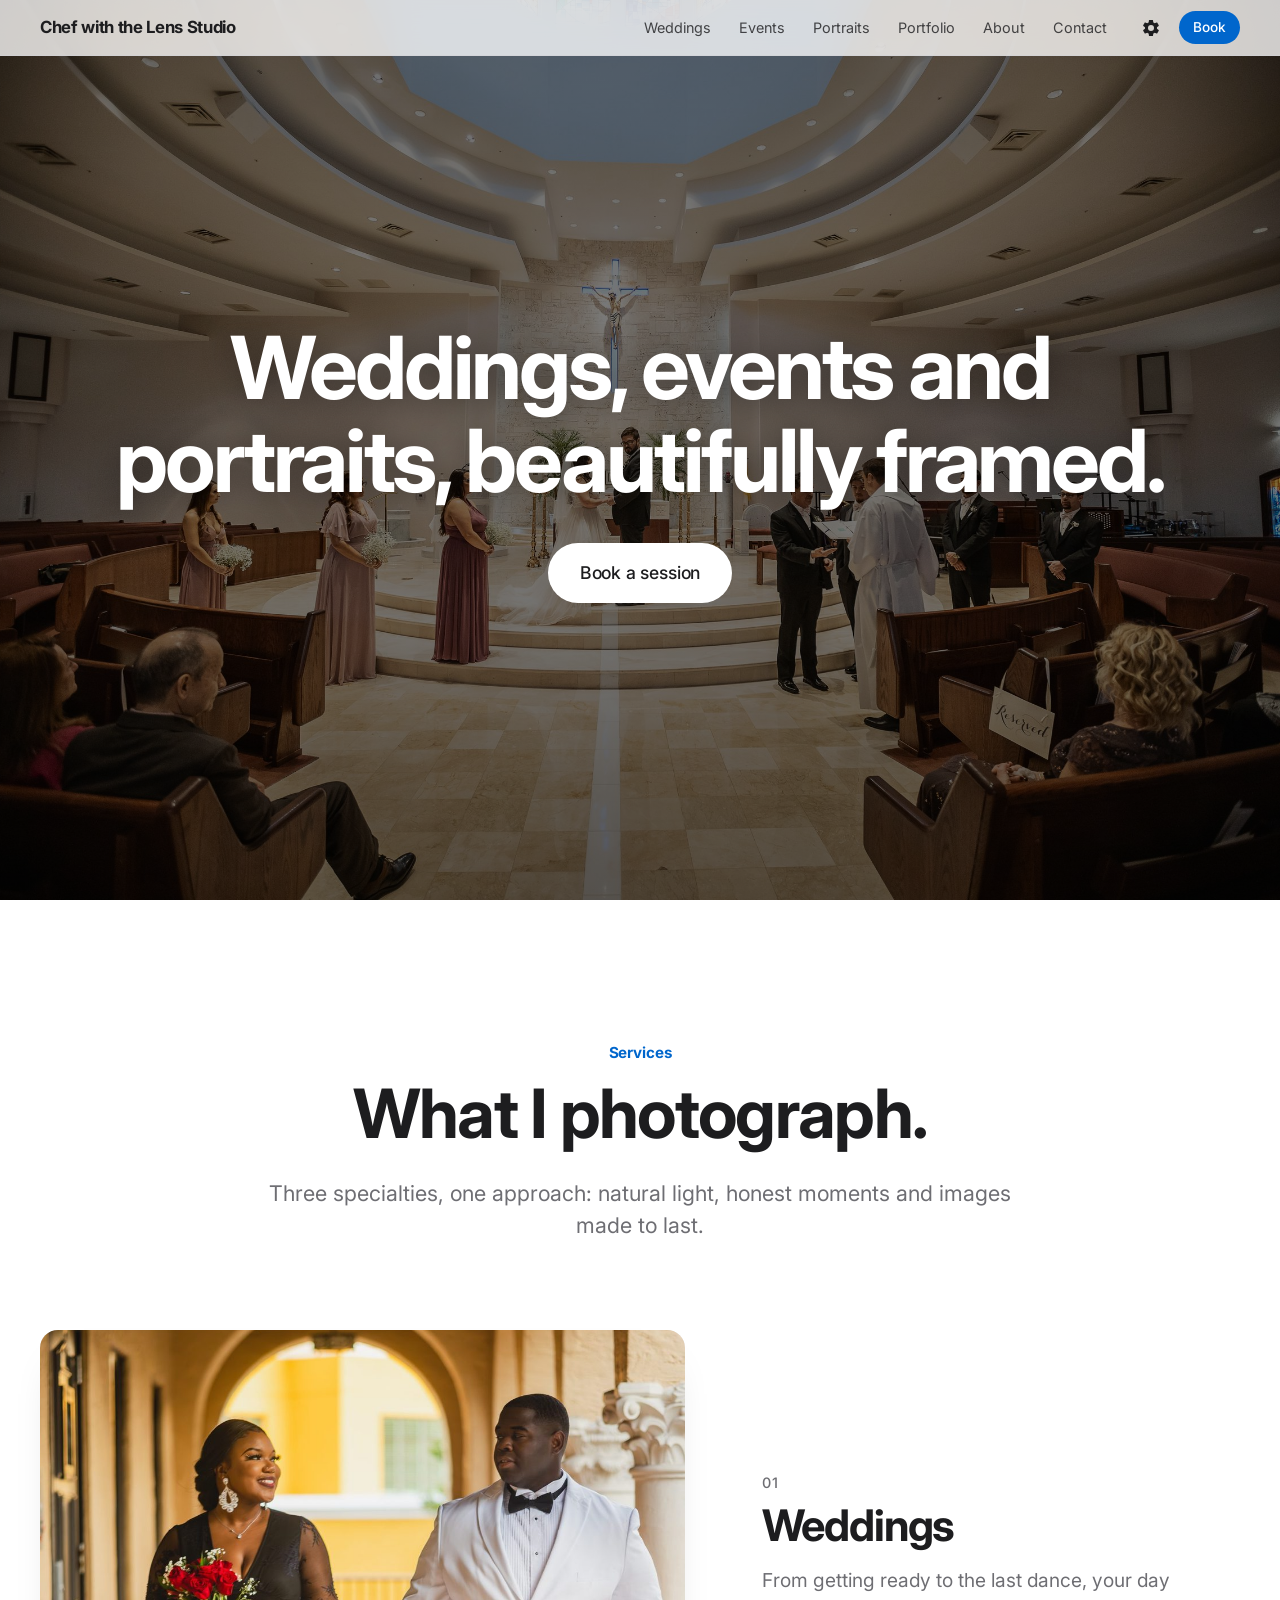
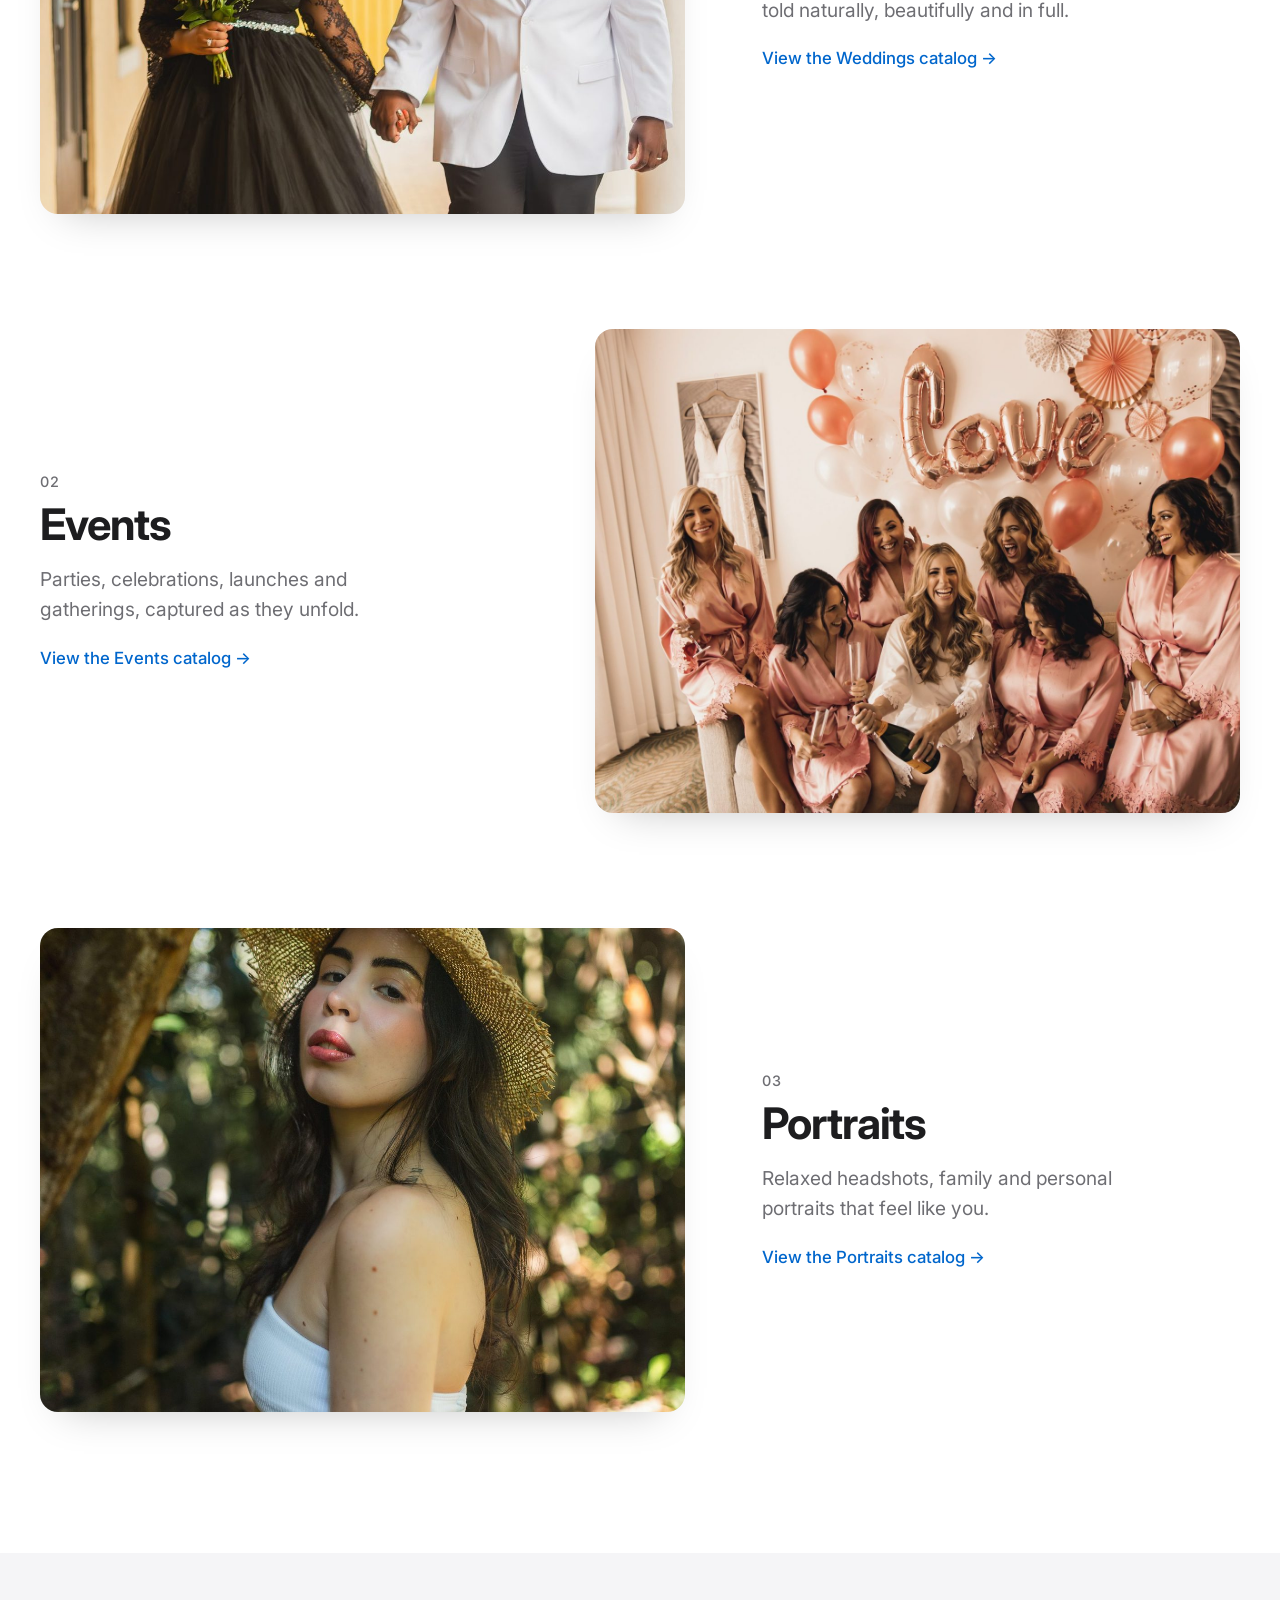
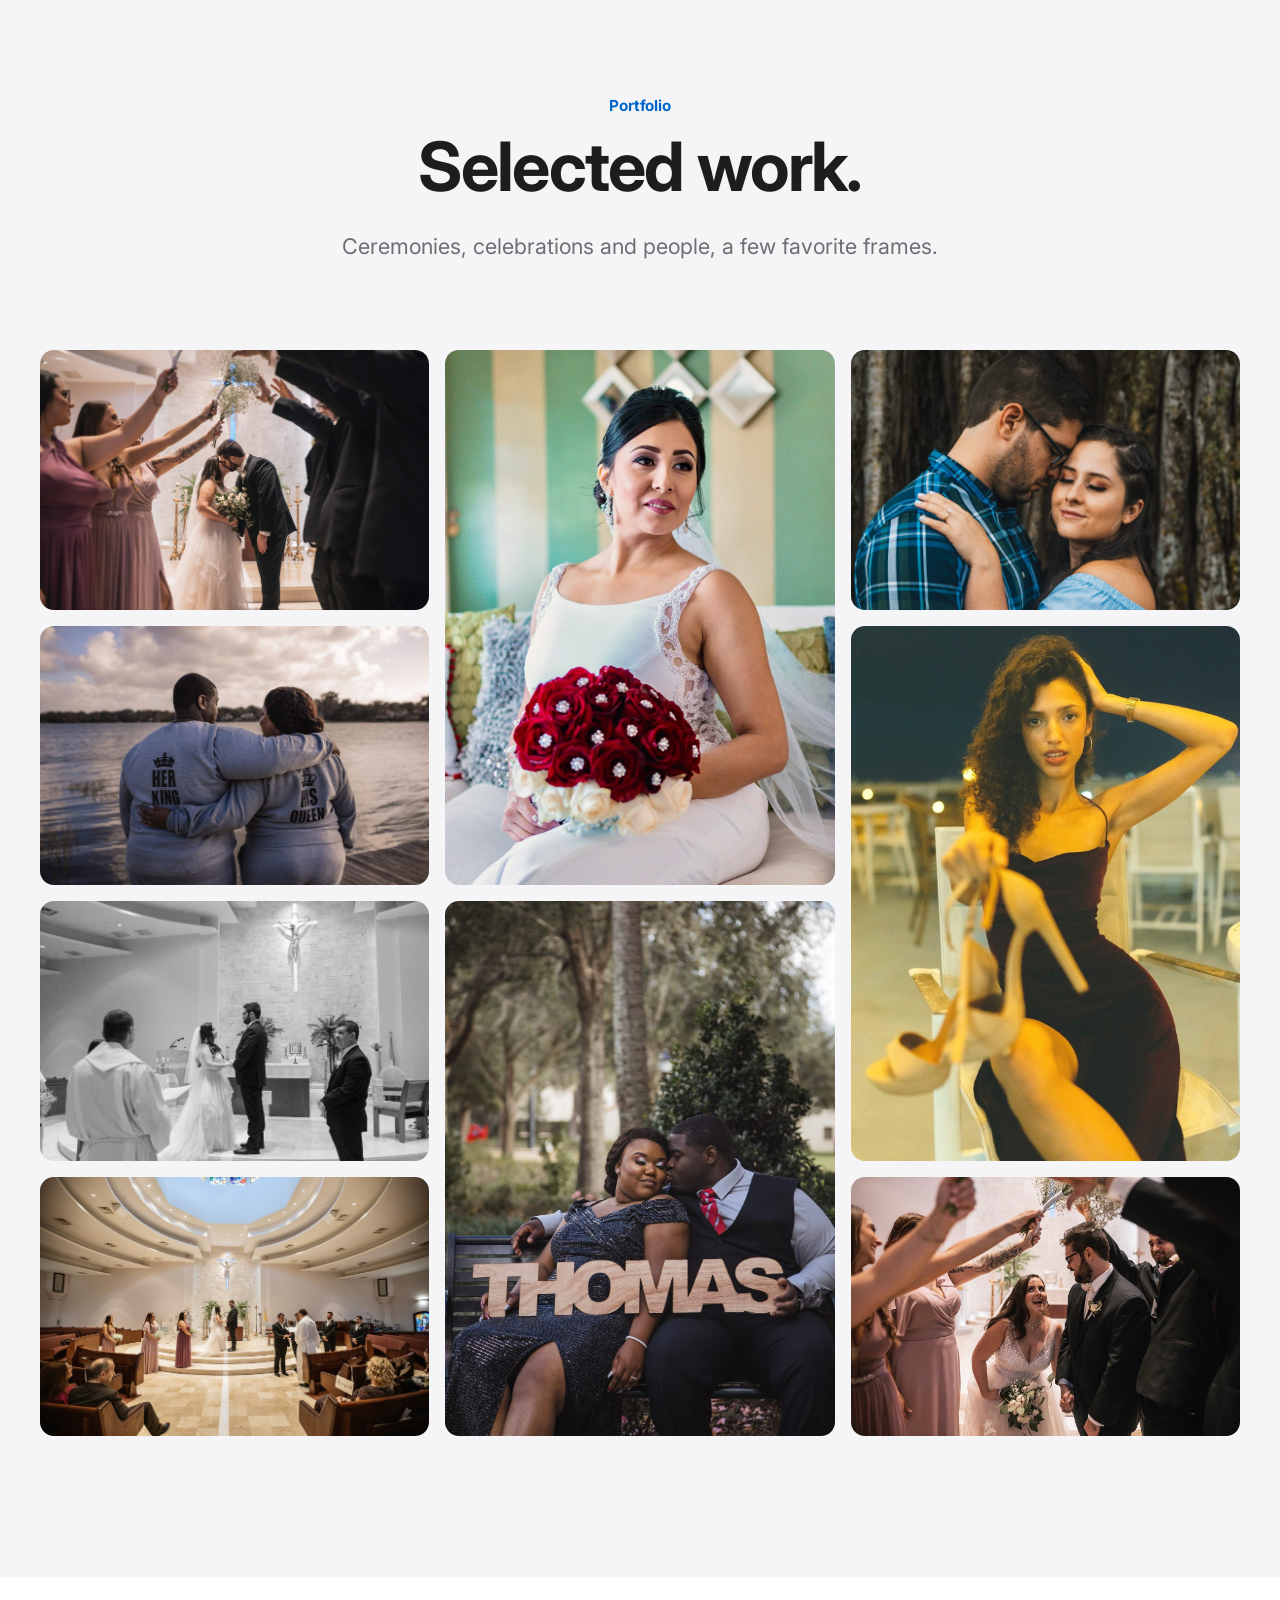
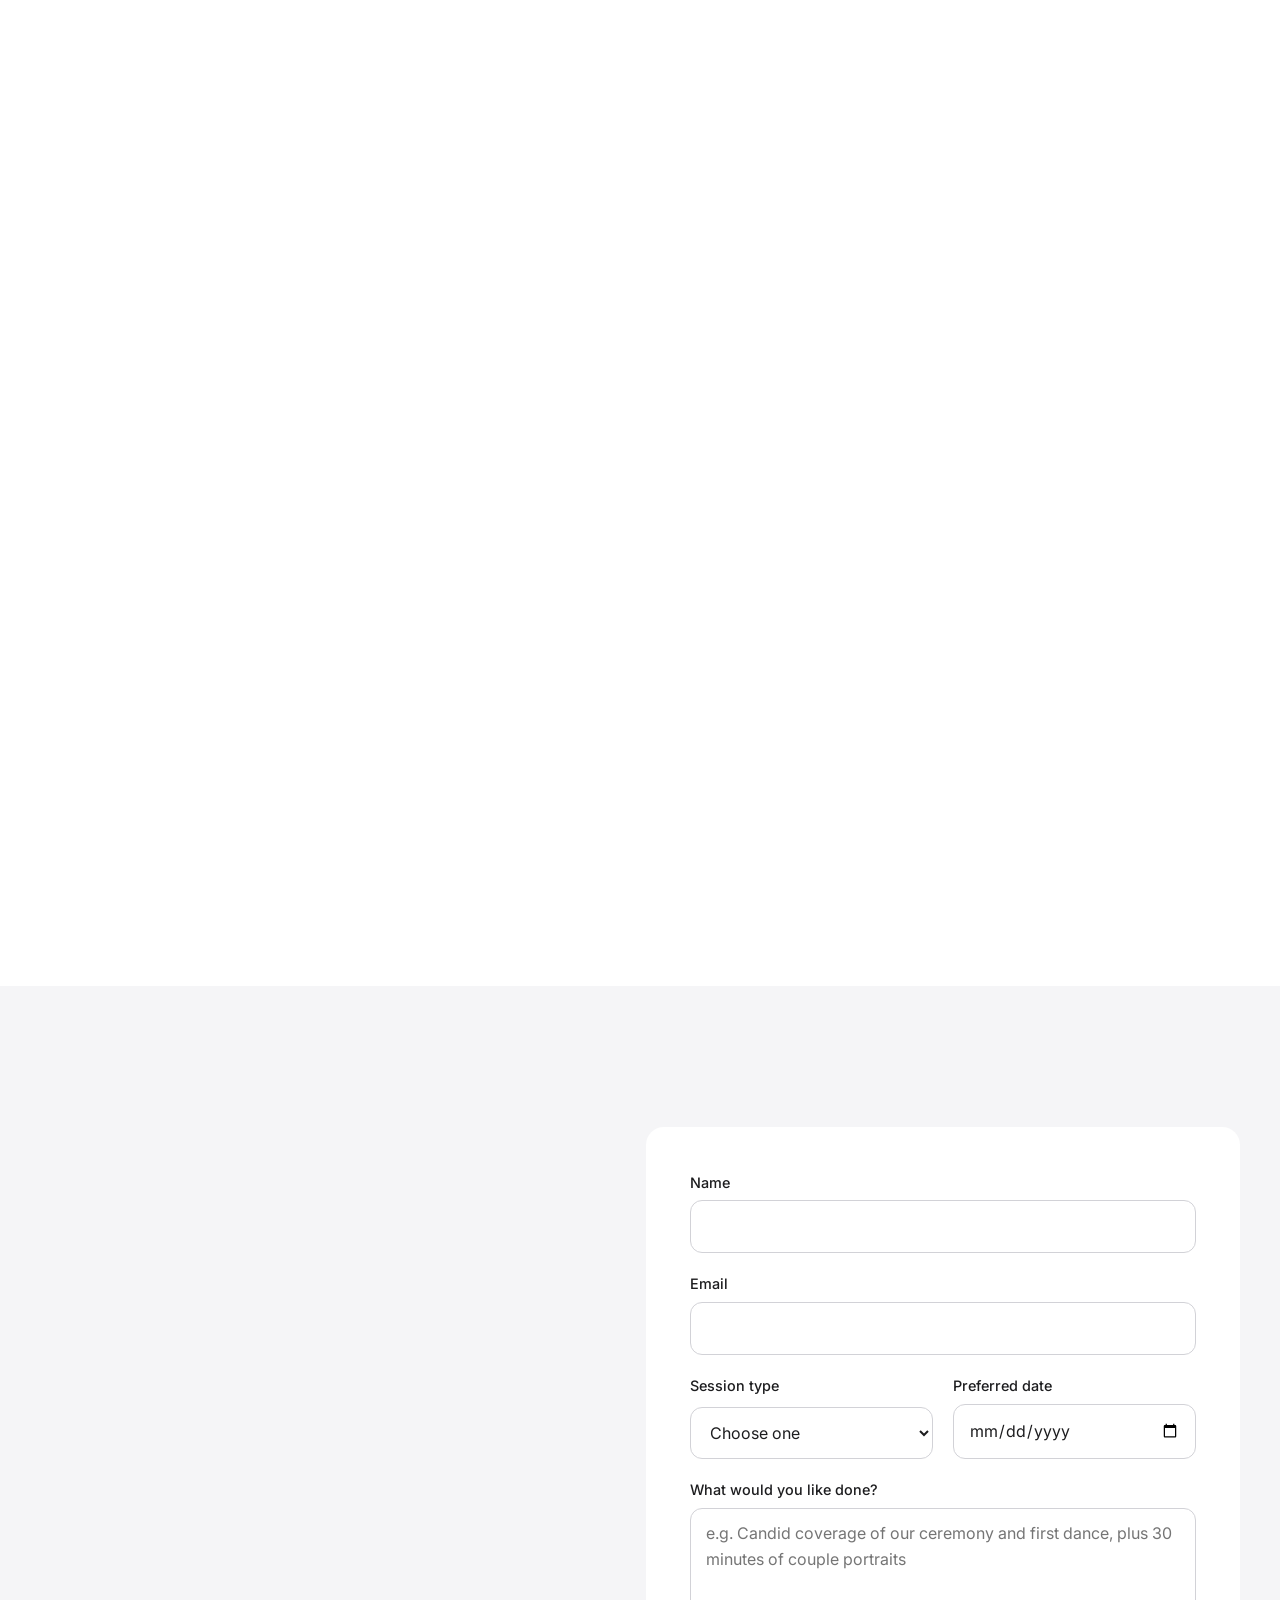
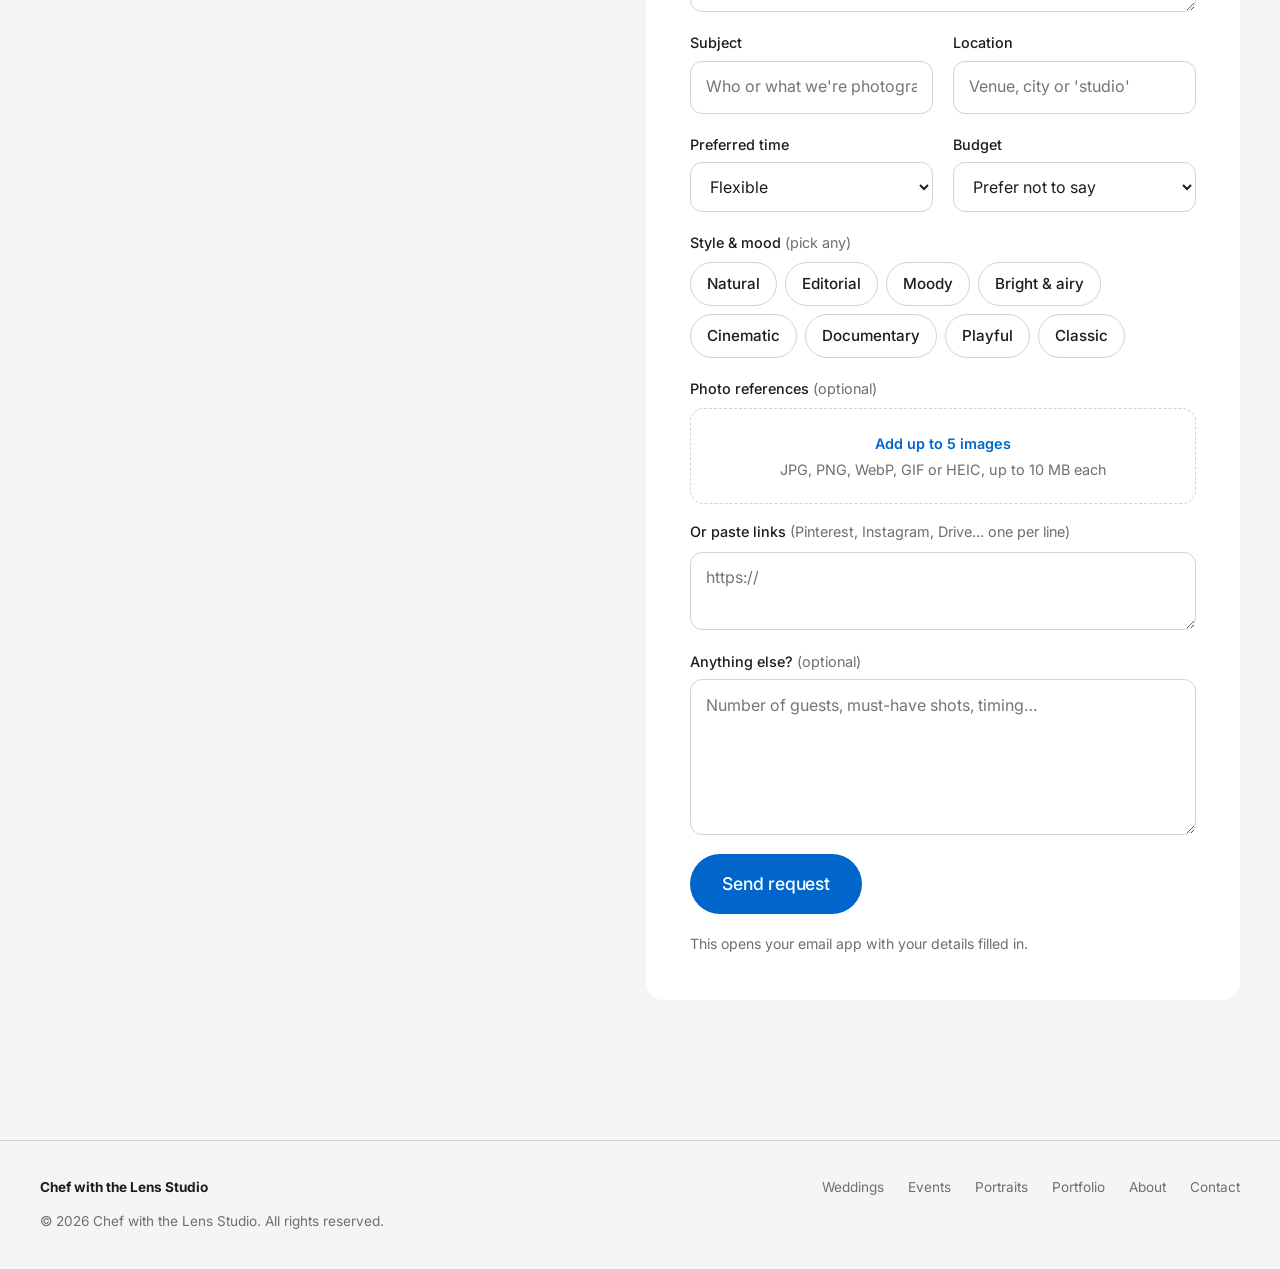
<file: index.html>
<!DOCTYPE html>
<html lang="en">
<head>
  <meta charset="UTF-8" />
  <meta name="viewport" content="width=device-width, initial-scale=1" />

  <!-- ============================================================
       EDIT ME: Page title and description (shown in Google results
       and browser tabs).
       ============================================================ -->
  <title>Chef with the Lens Studio | Wedding, Event &amp; Portrait Photography</title>
  <meta name="description" content="Chef with the Lens Studio: clean, timeless photography for weddings, events and portraits." />

  <!-- Applies the visitor's saved Light/Dark choice before the page
       draws, so there is no flash. Default is Light. (No need to edit.) -->
  <script>
    (function () {
      var d = document.documentElement;
      d.classList.add("js");
      try {
        if (localStorage.getItem("cwl-theme") === "dark") d.setAttribute("data-theme", "dark");
      } catch (e) {}
    })();
  </script>

  <link rel="preconnect" href="https://fonts.googleapis.com" />
  <link rel="preconnect" href="https://fonts.gstatic.com" crossorigin />
  <link rel="stylesheet" href="https://fonts.googleapis.com/css2?family=Inter:wght@300;400;500;600;700&display=swap" />
  <link rel="stylesheet" href="styles.css" />
</head>
<body>
  <a class="skip-link" href="#main">Skip to content</a>

  <!-- ============================================================
       HEADER / NAVIGATION
       ============================================================ -->
  <header class="site-header">
    <div class="container header-inner">
      <!-- EDIT ME: Brand name -->
      <a class="brand" href="#top">Chef with the Lens Studio</a>

      <nav id="site-nav" class="site-nav" aria-label="Main">
        <!-- EDIT ME: Menu links. The first three open the catalog pages. -->
        <ul>
          <li><a href="weddings.html">Weddings</a></li>
          <li><a href="events.html">Events</a></li>
          <li><a href="portraits.html">Portraits</a></li>
          <li><a href="#portfolio">Portfolio</a></li>
          <li><a href="#about">About</a></li>
          <li><a href="#contact">Contact</a></li>
        </ul>
      </nav>

      <div class="header-actions">
        <!-- Settings (Appearance: Light / Dark) -->
        <div class="settings">
          <button class="icon-btn settings-toggle" type="button"
                  aria-expanded="false" aria-controls="settings-panel" aria-label="Settings">
            <svg viewBox="0 0 24 24" width="20" height="20" aria-hidden="true" focusable="false">
              <path fill="currentColor" d="M19.14 12.94a7.07 7.07 0 0 0 .06-.94 7.07 7.07 0 0 0-.06-.94l2.03-1.58a.5.5 0 0 0 .12-.64l-1.92-3.32a.5.5 0 0 0-.6-.22l-2.39.96a7.03 7.03 0 0 0-1.63-.94l-.36-2.54a.5.5 0 0 0-.5-.42h-3.84a.5.5 0 0 0-.5.42l-.36 2.54c-.59.24-1.13.56-1.63.94l-2.39-.96a.5.5 0 0 0-.6.22L2.65 8.84a.5.5 0 0 0 .12.64l2.03 1.58a7.07 7.07 0 0 0 0 1.88l-2.03 1.58a.5.5 0 0 0-.12.64l1.92 3.32c.13.22.39.3.6.22l2.39-.96c.5.38 1.04.7 1.63.94l.36 2.54c.05.24.25.42.5.42h3.84c.25 0 .45-.18.5-.42l.36-2.54c.59-.24 1.13-.56 1.63-.94l2.39.96c.22.08.47 0 .6-.22l1.92-3.32a.5.5 0 0 0-.12-.64l-2.03-1.58ZM12 15.6A3.6 3.6 0 1 1 12 8.4a3.6 3.6 0 0 1 0 7.2Z"/>
            </svg>
          </button>
          <div id="settings-panel" class="settings-panel" role="group" aria-labelledby="appearance-label" hidden>
            <p id="appearance-label" class="settings-title">Appearance</p>
            <div class="segmented">
              <button type="button" class="theme-option" data-theme-choice="light" aria-pressed="true">Light</button>
              <button type="button" class="theme-option" data-theme-choice="dark" aria-pressed="false">Dark</button>
            </div>
          </div>
        </div>

        <a class="btn btn-small header-cta" href="#contact">Book</a>

        <!-- Phone menu button (only visible on small screens) -->
        <button class="icon-btn nav-toggle" type="button" aria-expanded="false" aria-controls="site-nav" aria-label="Menu">
          <span class="nav-toggle-bar" aria-hidden="true"></span>
        </button>
      </div>
    </div>
  </header>

  <main id="main">

    <!-- ============================================================
         HERO
         To change the big background photo, replace images/hero.jpg
         with your own photo (same file name).
         ============================================================ -->
    <section class="hero" id="top" aria-label="Introduction">
      <div class="hero-content">
        <!-- EDIT ME: The single line of hero copy -->
        <h1 class="hero-title">Weddings, events and portraits, beautifully framed.</h1>
        <a class="btn btn-large btn-light" href="#contact">Book a session</a>
      </div>
    </section>

    <!-- ============================================================
         SERVICES
         Each service is one <article class="service">. The whole row
         is clickable and opens that service's catalog page (the link
         is on the title: href="weddings.html" etc.).
         Change the photo, heading and short text inside each one.
         If you rename a service, also update the "Session type"
         dropdown in the booking form further down.
         ============================================================ -->
    <section class="section services" id="services">
      <div class="container">
        <header class="section-header reveal">
          <p class="eyebrow">Services</p>
          <h2>What I photograph.</h2>
          <!-- EDIT ME: Services intro sentence -->
          <p class="section-intro">Three specialties, one approach: natural light, honest moments and images made to last.</p>
        </header>

        <!-- Service 1 -->
        <article class="service reveal">
          <div class="service-media">
            <img src="images/service-weddings.jpg" alt="Bride in a black tulle gown and groom in a white tuxedo walking hand in hand through a warm arched arcade" loading="lazy" width="1119" height="1600" style="object-position: center 35%;" />
          </div>
          <div class="service-body">
            <p class="service-number">01</p>
            <h3><a class="service-link" href="weddings.html">Weddings<span class="visually-hidden"> catalog</span></a></h3>
            <p class="service-desc">From getting ready to the last dance, your day told naturally, beautifully and in full.</p>
            <span class="service-cta" aria-hidden="true">View the Weddings catalog <span>&rarr;</span></span>
          </div>
        </article>

        <!-- Service 2 -->
        <article class="service reveal">
          <div class="service-media">
            <img src="images/service-events.jpg" alt="Bride and bridesmaids in blush robes popping champagne under rose-gold love balloons" loading="lazy" width="1600" height="1066" />
          </div>
          <div class="service-body">
            <p class="service-number">02</p>
            <h3><a class="service-link" href="events.html">Events<span class="visually-hidden"> catalog</span></a></h3>
            <p class="service-desc">Parties, celebrations, launches and gatherings, captured as they unfold.</p>
            <span class="service-cta" aria-hidden="true">View the Events catalog <span>&rarr;</span></span>
          </div>
        </article>

        <!-- Service 3 -->
        <article class="service reveal">
          <div class="service-media">
            <img src="images/service-portraits.jpg" alt="Woman in a straw hat in warm natural light against a softly blurred forest" loading="lazy" width="1280" height="1600" style="object-position: center 30%;" />
          </div>
          <div class="service-body">
            <p class="service-number">03</p>
            <h3><a class="service-link" href="portraits.html">Portraits<span class="visually-hidden"> catalog</span></a></h3>
            <p class="service-desc">Relaxed headshots, family and personal portraits that feel like you.</p>
            <span class="service-cta" aria-hidden="true">View the Portraits catalog <span>&rarr;</span></span>
          </div>
        </article>

        <!-- ========================================================
             EDIT ME: OPTIONAL EXTRA SERVICE (currently switched off)
             To add a Real Estate row later:
               1. Save your property photo as images/service-realestate.jpg
               2. Delete the whole line containing HIDDEN ROW START and
                  the whole line containing HIDDEN ROW END below (they
                  hide the row), and change the number "0X" to "04".
               3. Rows alternate photo-left / photo-right automatically.
               4. Add <option>Real Estate</option> to the "Session type"
                  dropdown in the booking form, and update the hero line,
                  the page title/description and services intro if wanted.
               5. Optional: make a realestate.html catalog page by copying
                  portraits.html (see README), then change href="#contact"
                  above to href="realestate.html".
             ======================================================== -->
        <!-- HIDDEN ROW START
        <article class="service reveal">
          <div class="service-media">
            <img src="images/service-realestate.jpg" alt="DESCRIBE YOUR PROPERTY PHOTO HERE" loading="lazy" />
          </div>
          <div class="service-body">
            <p class="service-number">0X</p>
            <h3><a class="service-link" href="#contact">Real Estate</a></h3>
            <p class="service-desc">Bright, true-to-life interiors and exteriors that help listings stand out.</p>
            <span class="service-cta" aria-hidden="true">Book a shoot <span>&rarr;</span></span>
          </div>
        </article>
        HIDDEN ROW END -->

      </div>
    </section>

    <!-- ============================================================
         PORTFOLIO
         Each tile is one <li>. To swap a photo, replace the file in
         images/ using the same name (portfolio-01.jpg, -02, ...), or:
           1. Put your photo in the images/ folder.
           2. Change BOTH the href="..." and src="..." to its file name.
           3. Update the alt="..." text to describe the photo.
         WIDE (landscape) photos use <li class="reveal">.
         TALL (portrait) photos use <li class="reveal tall"> so they take
         up two rows. Keep 3 tall + 6 wide (as now) for a perfectly even
         gallery; the tall ones work best spread out like they are now.
         ============================================================ -->
    <section class="section portfolio" id="portfolio">
      <div class="container">
        <header class="section-header reveal">
          <p class="eyebrow">Portfolio</p>
          <h2>Selected work.</h2>
          <!-- EDIT ME: Portfolio intro sentence -->
          <p class="section-intro">Ceremonies, celebrations and people, a few favorite frames.</p>
        </header>

        <ul class="portfolio-grid">
          <li class="reveal"><a href="images/portfolio-01.jpg" class="portfolio-item"><img src="images/portfolio-01.jpg" alt="Couple kissing under a tunnel of raised bouquets held by the bridal party" loading="lazy" width="1600" height="1066" /></a></li>
          <li class="reveal tall"><a href="images/portfolio-02.jpg" class="portfolio-item"><img src="images/portfolio-02.jpg" alt="Bridal portrait of a bride seated on a couch holding a red rose bouquet in soft window light" loading="lazy" width="1066" height="1600" /></a></li>
          <li class="reveal"><a href="images/portfolio-03.jpg" class="portfolio-item"><img src="images/portfolio-03.jpg" alt="Engaged couple in a close forehead-to-forehead embrace, engagement ring visible" loading="lazy" width="1600" height="1067" /></a></li>
          <li class="reveal"><a href="images/portfolio-04.jpg" class="portfolio-item"><img src="images/portfolio-04.jpg" alt="Couple seen from behind in matching sweatshirts on a lakeside dock under a dramatic cloudy sky" loading="lazy" width="1600" height="1066" /></a></li>
          <li class="reveal tall"><a href="images/portfolio-05.jpg" class="portfolio-item"><img src="images/portfolio-05.jpg" alt="Night portrait of a woman in a black slip dress holding gold heels on a rooftop terrace" loading="lazy" width="1280" height="1600" /></a></li>
          <li class="reveal"><a href="images/portfolio-06.jpg" class="portfolio-item"><img src="images/portfolio-06.jpg" alt="Black-and-white photo of a couple exchanging vows at the altar" loading="lazy" width="1600" height="1066" /></a></li>
          <li class="reveal tall"><a href="images/portfolio-07.jpg" class="portfolio-item"><img src="images/portfolio-07.jpg" alt="Couple cuddling on a park bench behind a large wooden name sign" loading="lazy" width="1066" height="1600" /></a></li>
          <li class="reveal"><a href="images/portfolio-08.jpg" class="portfolio-item"><img src="images/portfolio-08.jpg" alt="Wide view of a wedding ceremony in a bright modern church with a curved white ceiling" loading="lazy" width="1600" height="1066" /></a></li>
          <li class="reveal"><a href="images/portfolio-09.jpg" class="portfolio-item"><img src="images/portfolio-09.jpg" alt="Bride laughing as she walks with the groom through a celebration tunnel of the bridal party" loading="lazy" width="1440" height="960" /></a></li>
        </ul>
      </div>
    </section>

    <!-- ============================================================
         ABOUT
         EDIT ME: the headline, the paragraphs and the photo.
         Photo: replace images/about-rayon.jpg (same file name) and
         update the alt="..." text. Written in first person.
         ============================================================ -->
    <section class="section about" id="about" aria-labelledby="about-title">
      <div class="container about-inner">
        <div class="about-media reveal">
          <img src="images/about-rayon.jpg" alt="Rayon, photographer behind Chef with the Lens Studio" loading="lazy" width="1600" height="1200" />
        </div>
        <div class="about-body reveal">
          <p class="eyebrow">About</p>
          <h2 id="about-title">Hi, I'm Rayon.</h2>
          <p>I'm a photographer and filmmaker based in the Bay Area, born in Jamaica and raised on the East Coast. In 2015, a sunset in Jamaica sparked something. I didn't have a camera, but I knew I wanted to capture it.</p>
          <p>Years later, my best friend had a baby. Her sister had a camera, and I decided to step in and shoot the baby shower. That's when it clicked. I'm self-taught and driven by a visual mind. I work with clients to understand what they want to feel and see, then find the angles and tell the story to match. I love shooting portraits and events, capturing people's most beautiful moments.</p>
          <p>Beyond client work, I'm always thinking about bigger creative projects: documentaries, short films, maybe a series one day.</p>
        </div>
      </div>
    </section>

    <!-- ============================================================
         BOOKING / CONTACT
         HOW THE FORM WORKS (no website server needed):
         - Pressing "Send request" opens the visitor's email app with
           a pre-filled message addressed to YOUR email.
         - EDIT ME: Replace chefwithdalens@gmail.com in BOTH action="mailto:..."
           and data-mailto="..." on the <form> line, and in the
           contact details list.

         WANT SUBMISSIONS WITHOUT AN EMAIL APP? (recommended)
         Sign up for a free form service such as Formspree
         (https://formspree.io). Then on the <form> line:
           1. Change action="mailto:chefwithdalens@gmail.com" to the URL they
              give you, e.g. action="https://formspree.io/f/abcdwxyz"
           2. Keep method="post", but DELETE enctype="text/plain"
           3. DELETE data-mailto="chefwithdalens@gmail.com"
         ============================================================ -->
    <section class="section contact" id="contact">
      <div class="container contact-inner">
        <div class="contact-info reveal">
          <p class="eyebrow">Booking</p>
          <h2>Let's make something beautiful.</h2>
          <!-- EDIT ME: Booking intro text -->
          <p class="section-intro">Tell me a little about your plans and I'll reply within two business days with availability and pricing.</p>

          <!-- EDIT ME: Contact details (placeholders, replace with real ones) -->
          <dl class="contact-details">
            <div><dt>Email</dt><dd><a href="mailto:chefwithdalens@gmail.com">chefwithdalens@gmail.com</a></dd></div>
            <div><dt>Studio</dt><dd>Bay Area, California</dd></div>
            <div><dt>Hours</dt><dd>By appointment</dd></div>
          </dl>
        </div>

        <form class="booking-form reveal"
              action="mailto:chefwithdalens@gmail.com"
              method="post"
              enctype="text/plain"
              data-mailto="chefwithdalens@gmail.com">
          <div class="form-row">
            <label for="name">Name</label>
            <input id="name" name="name" type="text" autocomplete="name" required />
          </div>

          <div class="form-row">
            <label for="email">Email</label>
            <input id="email" name="email" type="email" autocomplete="email" required />
          </div>

          <div class="form-row-split">
            <div class="form-row">
              <label for="session">Session type</label>
              <!-- EDIT ME: Keep these options matching the Services section -->
              <select id="session" name="session_type" required>
                <option value="" disabled selected>Choose one</option>
                <option>Weddings</option>
                <option>Events</option>
                <option>Portraits</option>
                <option>Not sure yet</option>
              </select>
            </div>

            <div class="form-row">
              <label for="date">Preferred date</label>
              <input id="date" name="preferred_date" type="date" />
            </div>
          </div>

          <div class="form-row">
            <label for="brief">What would you like done?</label>
            <textarea id="brief" name="brief" rows="3" required maxlength="1000" placeholder="e.g. Candid coverage of our ceremony and first dance, plus 30 minutes of couple portraits"></textarea>
          </div>

          <div class="form-row-split">
            <div class="form-row">
              <label for="subject">Subject</label>
              <input id="subject" name="subject" type="text" maxlength="200" placeholder="Who or what we're photographing" />
            </div>
            <div class="form-row">
              <label for="location">Location</label>
              <input id="location" name="location" type="text" maxlength="200" placeholder="Venue, city or 'studio'" />
            </div>
          </div>

          <div class="form-row-split">
            <div class="form-row">
              <label for="time">Preferred time</label>
              <select id="time" name="preferred_time">
                <option value="">Flexible</option>
                <option>Morning</option>
                <option>Afternoon</option>
                <option>Golden hour</option>
                <option>Evening</option>
              </select>
            </div>
            <div class="form-row">
              <label for="budget">Budget</label>
              <select id="budget" name="budget">
                <option value="">Prefer not to say</option>
                <option>Under $500</option>
                <option>$500–$1,500</option>
                <option>$1,500–$3,000</option>
                <option>$3,000+</option>
              </select>
            </div>
          </div>

          <fieldset class="form-row mood-group">
            <legend>Style &amp; mood <span class="optional">(pick any)</span></legend>
            <div class="mood-chips">
              <label><input type="checkbox" name="moods" value="Natural" /> Natural</label>
              <label><input type="checkbox" name="moods" value="Editorial" /> Editorial</label>
              <label><input type="checkbox" name="moods" value="Moody" /> Moody</label>
              <label><input type="checkbox" name="moods" value="Bright & airy" /> Bright &amp; airy</label>
              <label><input type="checkbox" name="moods" value="Cinematic" /> Cinematic</label>
              <label><input type="checkbox" name="moods" value="Documentary" /> Documentary</label>
              <label><input type="checkbox" name="moods" value="Playful" /> Playful</label>
              <label><input type="checkbox" name="moods" value="Classic" /> Classic</label>
            </div>
          </fieldset>

          <fieldset class="form-row refs-group">
            <legend>Photo references <span class="optional">(optional)</span></legend>
            <label class="refs-drop" for="refFiles">
              <span class="refs-drop-title">Add up to 5 images</span>
              <span class="optional">JPG, PNG, WebP, GIF or HEIC, up to 10&nbsp;MB each</span>
              <input id="refFiles" name="ref_files" type="file" accept="image/*" multiple />
            </label>
            <ul class="refs-preview" aria-live="polite"></ul>
            <p class="refs-err" role="alert" hidden></p>
            <label for="refLinks">Or paste links <span class="optional">(Pinterest, Instagram, Drive… one per line)</span></label>
            <textarea id="refLinks" name="reference_links" rows="2" maxlength="2000" placeholder="https://"></textarea>
          </fieldset>

          <div class="form-row">
            <label for="message">Anything else? <span class="optional">(optional)</span></label>
            <textarea id="message" name="message" rows="5" placeholder="Number of guests, must-have shots, timing…"></textarea>
          </div>

          <button class="btn btn-large" type="submit">Send request</button>
          <p class="form-note" role="status" aria-live="polite">This opens your email app with your details filled in.</p>
        </form>
      </div>
    </section>
  </main>

  <!-- ============================================================
       FOOTER
       ============================================================ -->
  <footer class="site-footer">
    <div class="container footer-inner">
      <p class="footer-brand">Chef with the Lens Studio</p>
      <!-- EDIT ME: Add social links by copying a line, e.g.
           <a href="https://instagram.com/yourname">Instagram</a> -->
      <nav class="footer-links" aria-label="Footer">
        <a href="weddings.html">Weddings</a>
        <a href="events.html">Events</a>
        <a href="portraits.html">Portraits</a>
        <a href="#portfolio">Portfolio</a>
        <a href="#about">About</a>
        <a href="#contact">Contact</a>
      </nav>
      <p class="copyright">&copy; <span id="year">2026</span> Chef with the Lens Studio. All rights reserved.</p>
    </div>
  </footer>

  <!-- Simple photo viewer (opens when a portfolio photo is clicked) -->
  <dialog class="lightbox" aria-label="Photo viewer">
    <button class="lightbox-close" type="button" aria-label="Close photo">&times;</button>
    <img alt="" />
  </dialog>

  <script src="booking-config.js" defer></script>
  <script src="script.js" defer></script>
</body>
</html>
</file>
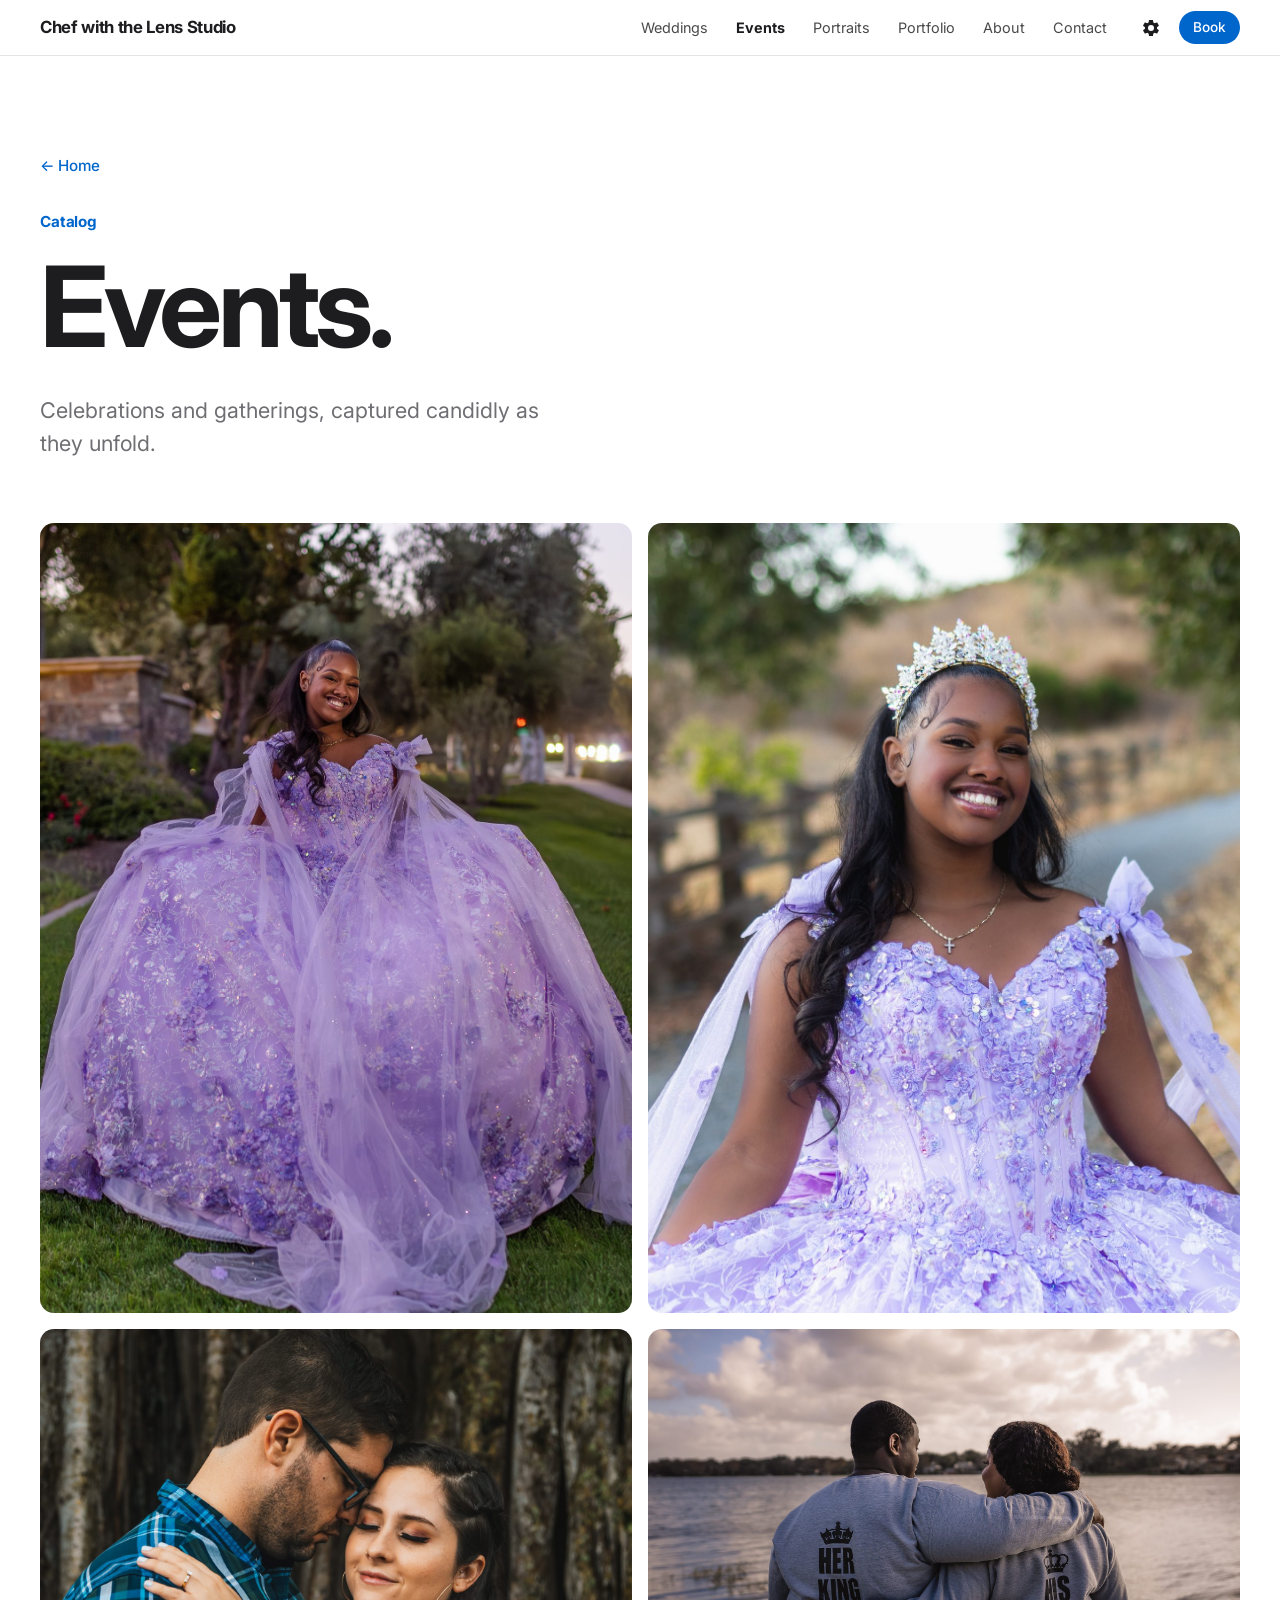
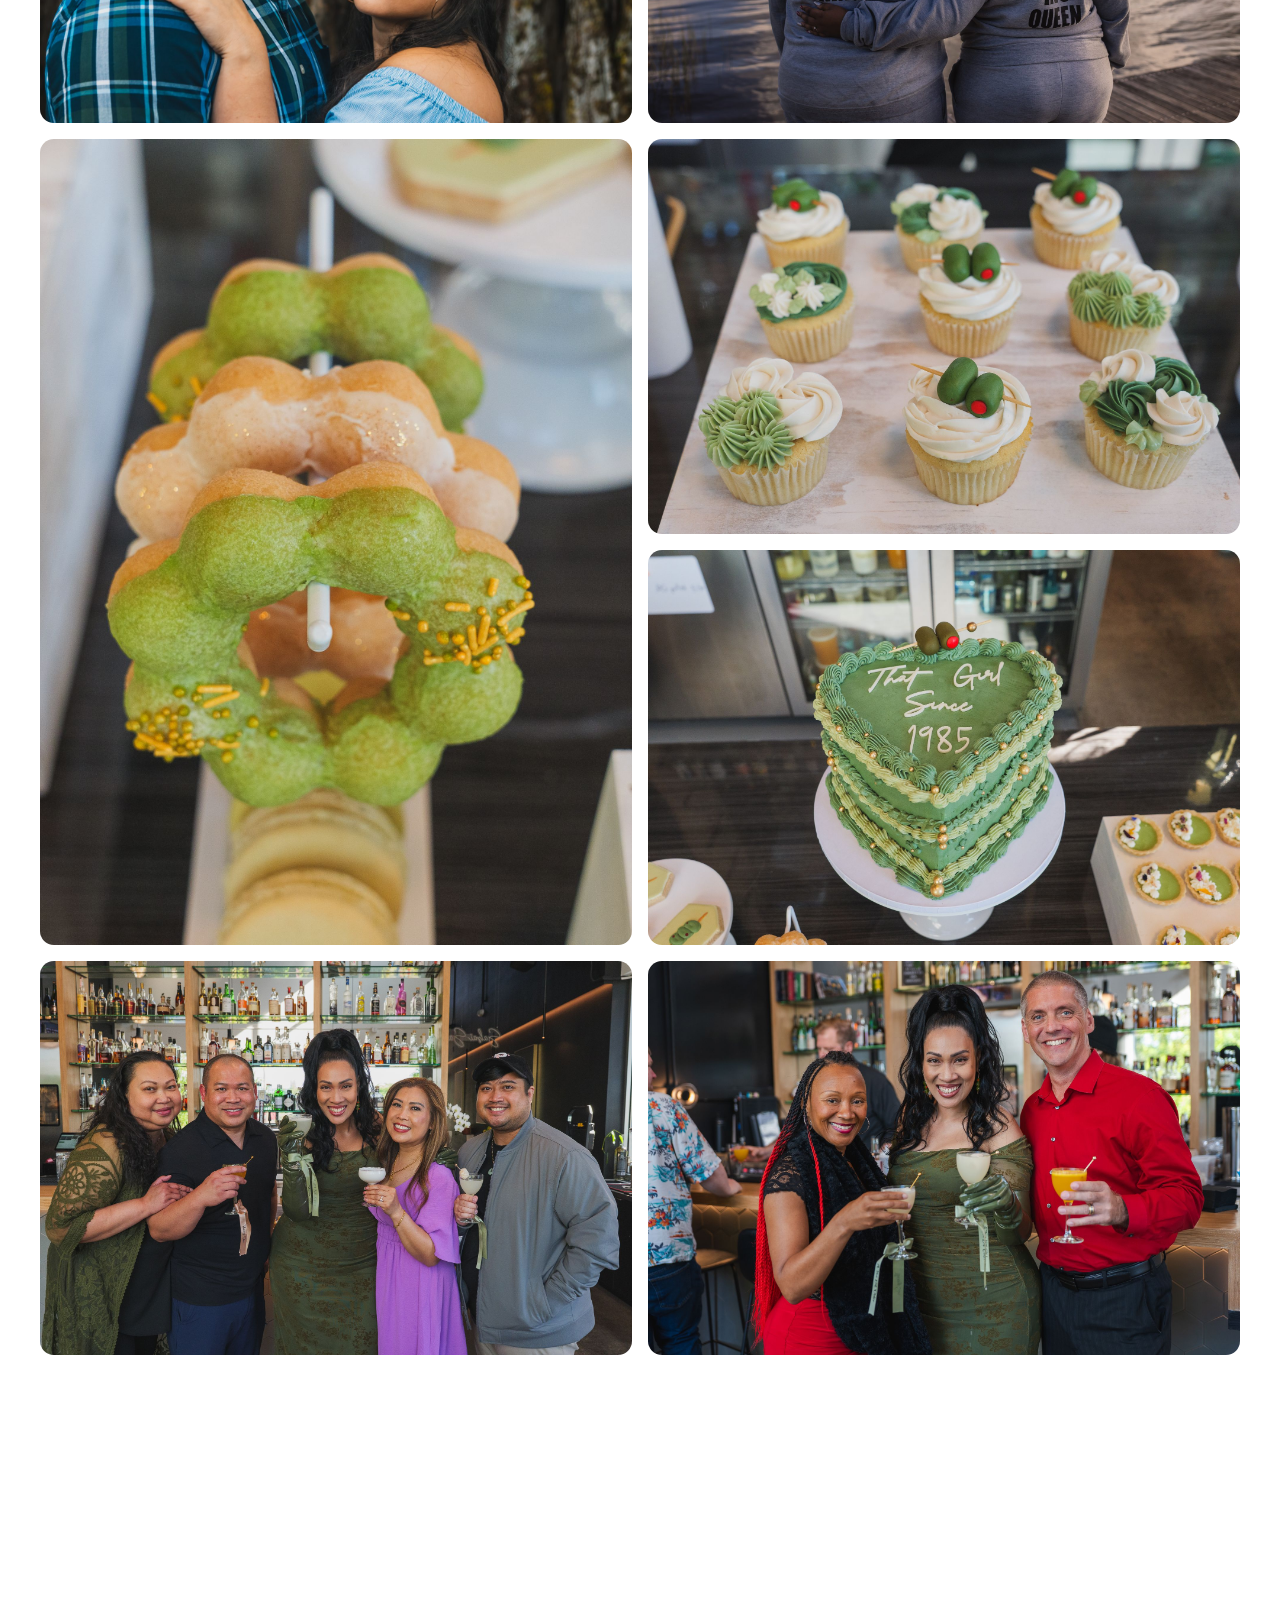
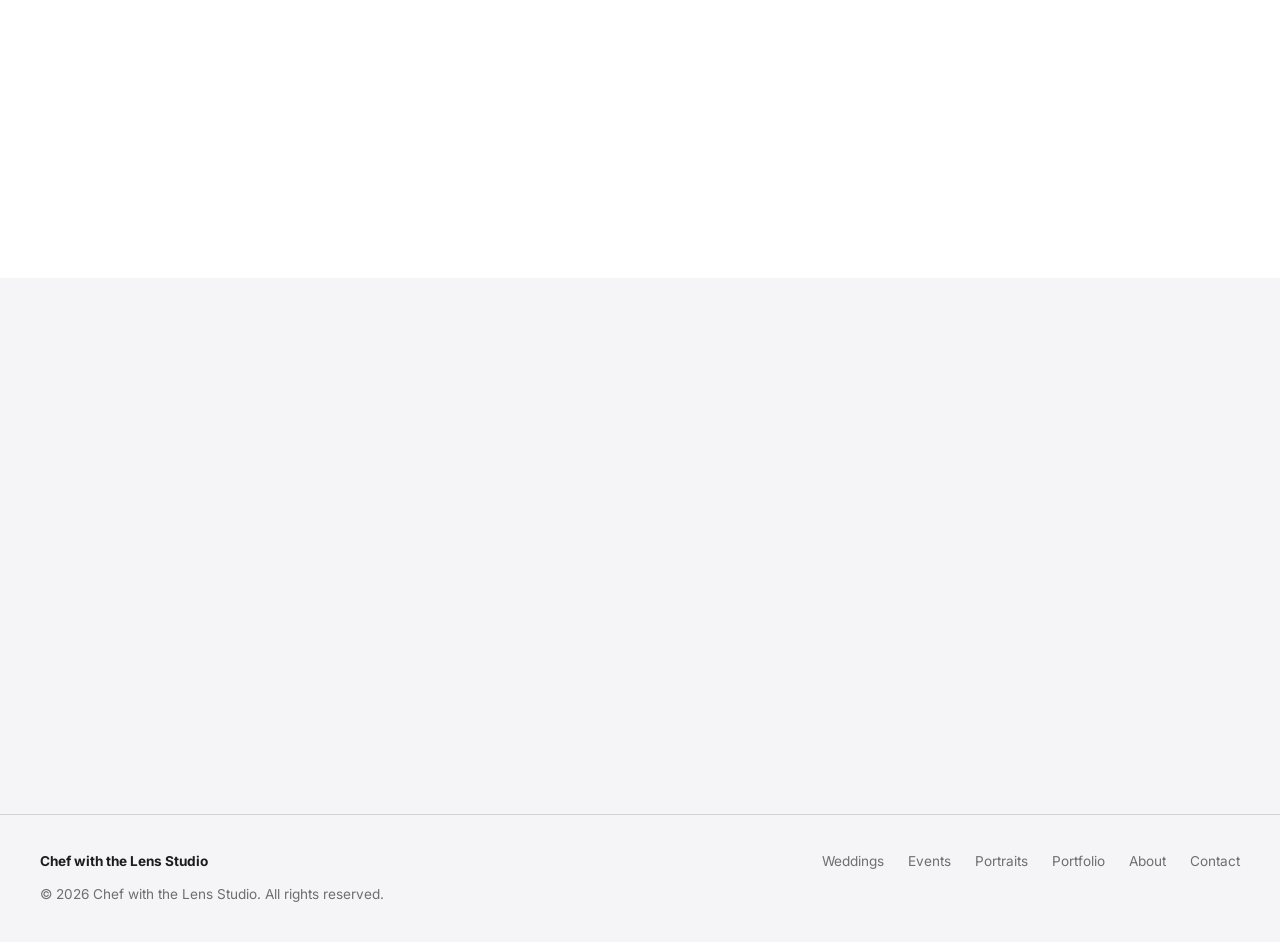
<file: events.html>
<!DOCTYPE html>
<html lang="en">
<head>
  <meta charset="UTF-8" />
  <meta name="viewport" content="width=device-width, initial-scale=1" />

  <!-- EDIT ME: Page title and description for this catalog page -->
  <title>Events | Chef with the Lens Studio</title>
  <meta name="description" content="Event photography by Chef with the Lens Studio: celebrations and gatherings captured as they unfold." />

  <!-- Applies the visitor's saved Light/Dark choice before the page
       draws, so there is no flash. Default is Light. (No need to edit.) -->
  <script>
    (function () {
      var d = document.documentElement;
      d.classList.add("js");
      try {
        if (localStorage.getItem("cwl-theme") === "dark") d.setAttribute("data-theme", "dark");
      } catch (e) {}
    })();
  </script>

  <link rel="preconnect" href="https://fonts.googleapis.com" />
  <link rel="preconnect" href="https://fonts.gstatic.com" crossorigin />
  <link rel="stylesheet" href="https://fonts.googleapis.com/css2?family=Inter:wght@300;400;500;600;700&display=swap" />
  <link rel="stylesheet" href="styles.css" />
</head>
<body>
  <a class="skip-link" href="#main">Skip to content</a>

  <!-- ============================================================
       HEADER / NAVIGATION
       ============================================================ -->
  <header class="site-header">
    <div class="container header-inner">
      <!-- EDIT ME: Brand name -->
      <a class="brand" href="index.html">Chef with the Lens Studio</a>

      <nav id="site-nav" class="site-nav" aria-label="Main">
        <!-- EDIT ME: Menu links. The first three open the catalog pages. -->
        <ul>
          <li><a href="weddings.html">Weddings</a></li>
          <li><a href="events.html" aria-current="page">Events</a></li>
          <li><a href="portraits.html">Portraits</a></li>
          <li><a href="index.html#portfolio">Portfolio</a></li>
          <li><a href="index.html#about">About</a></li>
          <li><a href="index.html#contact">Contact</a></li>
        </ul>
      </nav>

      <div class="header-actions">
        <!-- Settings (Appearance: Light / Dark) -->
        <div class="settings">
          <button class="icon-btn settings-toggle" type="button"
                  aria-expanded="false" aria-controls="settings-panel" aria-label="Settings">
            <svg viewBox="0 0 24 24" width="20" height="20" aria-hidden="true" focusable="false">
              <path fill="currentColor" d="M19.14 12.94a7.07 7.07 0 0 0 .06-.94 7.07 7.07 0 0 0-.06-.94l2.03-1.58a.5.5 0 0 0 .12-.64l-1.92-3.32a.5.5 0 0 0-.6-.22l-2.39.96a7.03 7.03 0 0 0-1.63-.94l-.36-2.54a.5.5 0 0 0-.5-.42h-3.84a.5.5 0 0 0-.5.42l-.36 2.54c-.59.24-1.13.56-1.63.94l-2.39-.96a.5.5 0 0 0-.6.22L2.65 8.84a.5.5 0 0 0 .12.64l2.03 1.58a7.07 7.07 0 0 0 0 1.88l-2.03 1.58a.5.5 0 0 0-.12.64l1.92 3.32c.13.22.39.3.6.22l2.39-.96c.5.38 1.04.7 1.63.94l.36 2.54c.05.24.25.42.5.42h3.84c.25 0 .45-.18.5-.42l.36-2.54c.59-.24 1.13-.56 1.63-.94l2.39.96c.22.08.47 0 .6-.22l1.92-3.32a.5.5 0 0 0-.12-.64l-2.03-1.58ZM12 15.6A3.6 3.6 0 1 1 12 8.4a3.6 3.6 0 0 1 0 7.2Z"/>
            </svg>
          </button>
          <div id="settings-panel" class="settings-panel" role="group" aria-labelledby="appearance-label" hidden>
            <p id="appearance-label" class="settings-title">Appearance</p>
            <div class="segmented">
              <button type="button" class="theme-option" data-theme-choice="light" aria-pressed="true">Light</button>
              <button type="button" class="theme-option" data-theme-choice="dark" aria-pressed="false">Dark</button>
            </div>
          </div>
        </div>

        <a class="btn btn-small header-cta" href="index.html#contact">Book</a>

        <!-- Phone menu button (only visible on small screens) -->
        <button class="icon-btn nav-toggle" type="button" aria-expanded="false" aria-controls="site-nav" aria-label="Menu">
          <span class="nav-toggle-bar" aria-hidden="true"></span>
        </button>
      </div>
    </div>
  </header>

  <main id="main">

    <!-- ============================================================
         CATALOG PAGE: EVENTS
         EDIT ME: the big title and the one-line intro below.
         ============================================================ -->
    <section class="catalog-hero" aria-labelledby="page-title">
      <div class="container">
        <a class="back-link" href="index.html">&larr; Home</a>
        <p class="eyebrow">Catalog</p>
        <h1 id="page-title">Events.</h1>
        <p class="section-intro">Celebrations and gatherings, captured candidly as they unfold.</p>
      </div>
    </section>

    <!-- ============================================================
         GALLERY
         HOW TO ADD A PHOTO:
           1. Put the photo in images/catalog/events/
              (max ~2000px on the long side, under ~500 KB).
           2. Copy one <li> line below and change the file name in BOTH
              href="..." and src="...", and describe it in alt="...".
           3. Use class="reveal" for WIDE photos and
              class="reveal tall" for TALL (portrait) photos.
         To remove a photo, delete its whole <li> line.
         ============================================================ -->
    <section class="catalog-gallery" aria-label="Events gallery">
      <div class="container">
        <ul class="portfolio-grid cols-2">
          <li class="reveal tall"><a href="images/catalog/events/quinceanera-lavender-gown.jpg" class="portfolio-item"><img src="images/catalog/events/quinceanera-lavender-gown.jpg" alt="Smiling quinceañera in a tiara and a lavender floral gown with a flowing tulle cape, seated on the grass at dusk" loading="lazy" width="1333" height="2000" /></a></li>
          <li class="reveal tall"><a href="images/catalog/events/quinceanera-tiara-closeup.jpg" class="portfolio-item"><img src="images/catalog/events/quinceanera-tiara-closeup.jpg" alt="Quinceañera beaming in a crystal tiara and lavender off-the-shoulder gown on a sunlit country path" loading="lazy" width="2000" height="1600" /></a></li>
          <li class="reveal"><a href="images/catalog/weddings/forehead-embrace-engagement.jpg" class="portfolio-item"><img src="images/catalog/weddings/forehead-embrace-engagement.jpg" alt="Engaged couple in a close forehead-to-forehead embrace against tree bark, engagement ring visible" loading="lazy" width="1620" height="1080" /></a></li>
          <li class="reveal"><a href="images/catalog/weddings/lakeside-dock-engagement.jpg" class="portfolio-item"><img src="images/catalog/weddings/lakeside-dock-engagement.jpg" alt="Couple seen from behind in matching king and queen sweatshirts on a lakeside dock under a dramatic cloudy sky" loading="lazy" width="2000" height="1333" /></a></li>
          <li class="reveal tall"><a href="images/catalog/events/green-donut-tower.jpg" class="portfolio-item"><img src="images/catalog/events/green-donut-tower.jpg" alt="Close-up of green matcha and glazed mochi donuts stacked on a dessert-table display" loading="lazy" width="1500" height="2000" /></a></li>
          <li class="reveal"><a href="images/catalog/events/green-cupcakes-dessert-table.jpg" class="portfolio-item"><img src="images/catalog/events/green-cupcakes-dessert-table.jpg" alt="Cupcakes with white frosting, green leaf piping and olive toppers on a birthday dessert table" loading="lazy" width="2000" height="1333" /></a></li>
          <li class="reveal"><a href="images/catalog/events/that-girl-since-1985-cake.jpg" class="portfolio-item"><img src="images/catalog/events/that-girl-since-1985-cake.jpg" alt="Green heart-shaped birthday cake piped with “That Girl Since 1985” on a white cake stand" loading="lazy" width="2000" height="1333" /></a></li>
          <li class="reveal"><a href="images/catalog/events/birthday-guests-at-bar.jpg" class="portfolio-item"><img src="images/catalog/events/birthday-guests-at-bar.jpg" alt="Birthday guest of honour in green with friends smiling and raising drinks at a bar" loading="lazy" width="2000" height="1333" /></a></li>
          <li class="reveal"><a href="images/catalog/events/birthday-toast-at-bar.jpg" class="portfolio-item"><img src="images/catalog/events/birthday-toast-at-bar.jpg" alt="Birthday celebrant in a green dress toasting with two friends at a busy bar" loading="lazy" width="2000" height="1333" /></a></li>
          <li class="reveal"><a href="images/catalog/events/marquee-letters-trio.jpg" class="portfolio-item"><img src="images/catalog/events/marquee-letters-trio.jpg" alt="Three women posing in front of giant light-up marquee letters on an outdoor patio" loading="lazy" width="2000" height="1333" /></a></li>
          <li class="reveal"><a href="images/catalog/events/marquee-letters-group.jpg" class="portfolio-item"><img src="images/catalog/events/marquee-letters-group.jpg" alt="Group of birthday guests posing in front of giant light-up marquee letters outdoors" loading="lazy" width="2000" height="1333" /></a></li>
        </ul>
      </div>
    </section>

    <!-- Call to action. EDIT ME: heading and sentence -->
    <section class="section catalog-cta">
      <div class="container reveal">
        <h2>Like what you see?</h2>
        <p class="section-intro">Tell me about your plans and I'll get back to you with availability and pricing.</p>
        <div class="cta-links">
          <a class="btn btn-large" href="index.html#contact">Book a session</a>
          <a href="index.html">&larr; Back to Home</a>
        </div>
      </div>
    </section>
  </main>

  <!-- ============================================================
       FOOTER
       ============================================================ -->
  <footer class="site-footer">
    <div class="container footer-inner">
      <p class="footer-brand">Chef with the Lens Studio</p>
      <!-- EDIT ME: Add social links by copying a line, e.g.
           <a href="https://instagram.com/yourname">Instagram</a> -->
      <nav class="footer-links" aria-label="Footer">
        <a href="weddings.html">Weddings</a>
        <a href="events.html">Events</a>
        <a href="portraits.html">Portraits</a>
        <a href="index.html#portfolio">Portfolio</a>
        <a href="index.html#about">About</a>
        <a href="index.html#contact">Contact</a>
      </nav>
      <p class="copyright">&copy; <span id="year">2026</span> Chef with the Lens Studio. All rights reserved.</p>
    </div>
  </footer>

  <!-- Simple photo viewer (opens when a portfolio photo is clicked) -->
  <dialog class="lightbox" aria-label="Photo viewer">
    <button class="lightbox-close" type="button" aria-label="Close photo">&times;</button>
    <img alt="" />
  </dialog>

  <script src="script.js" defer></script>
</body>
</html>
</file>
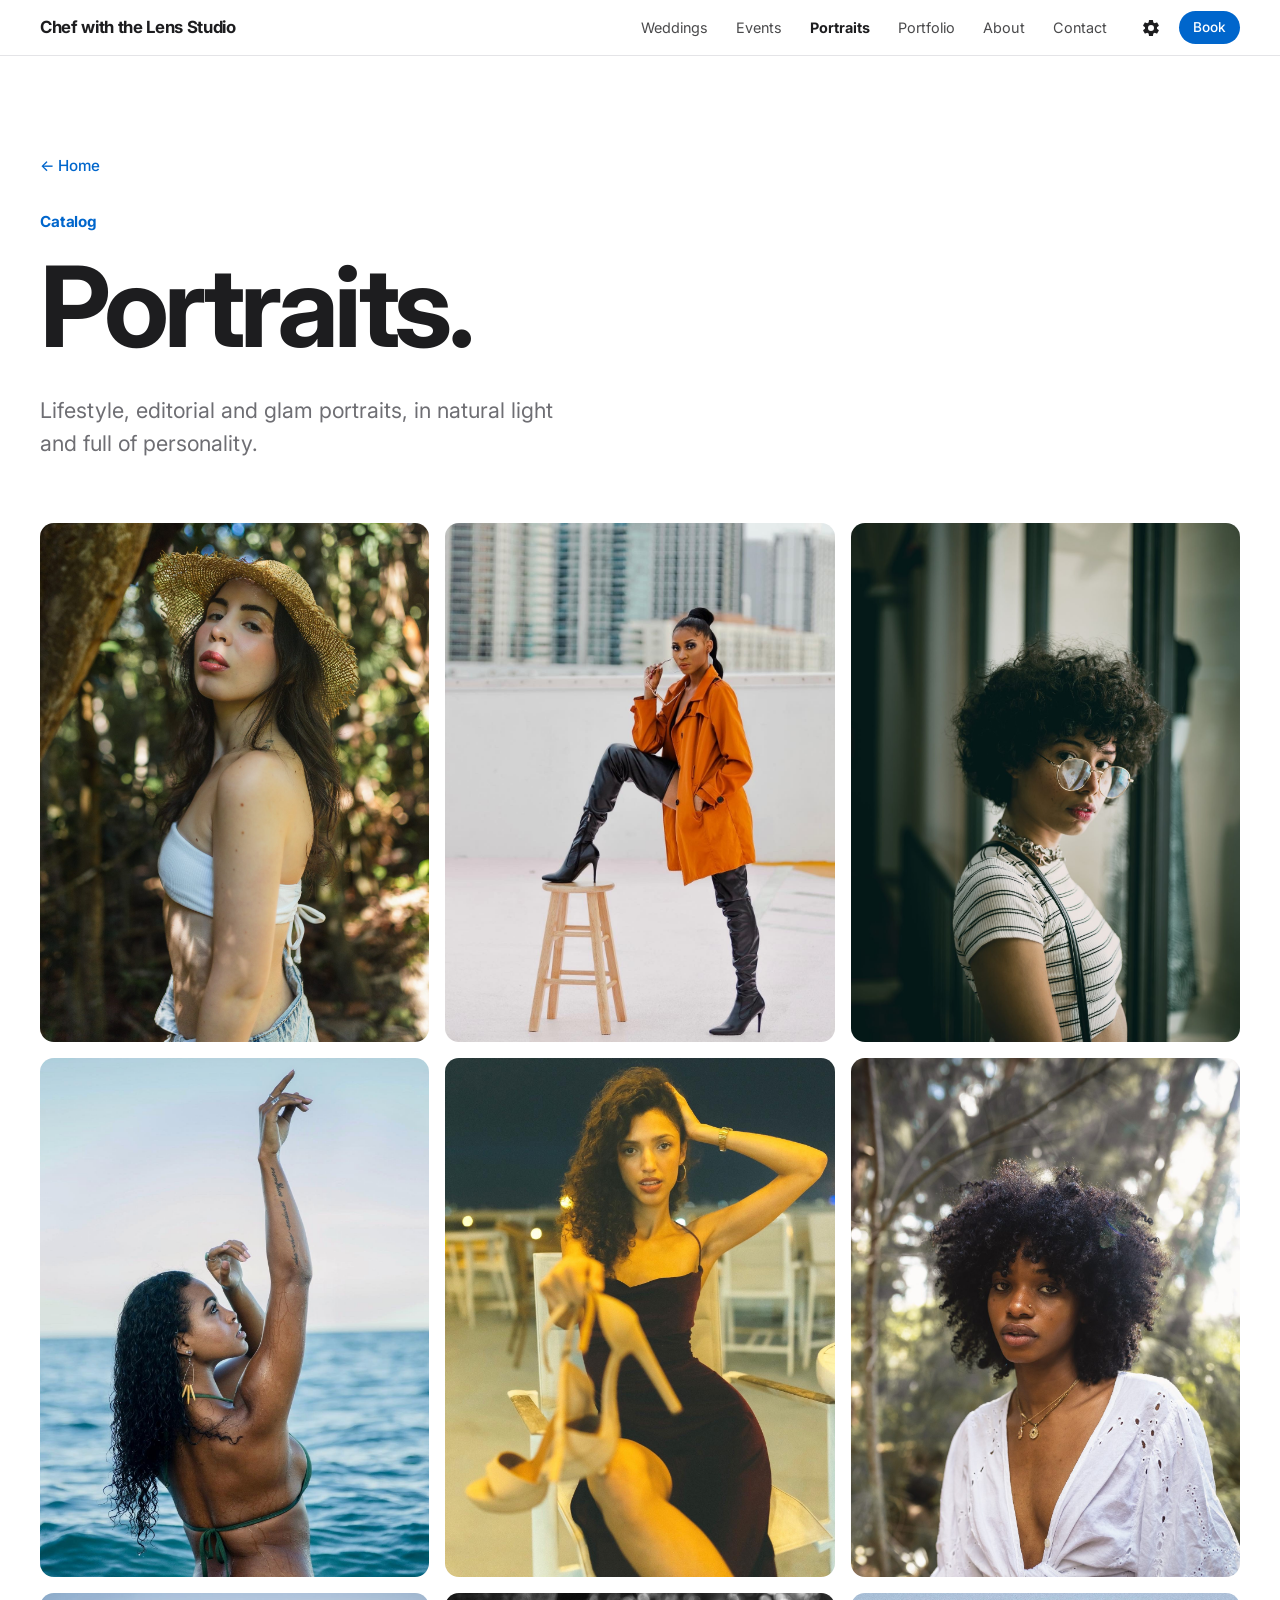
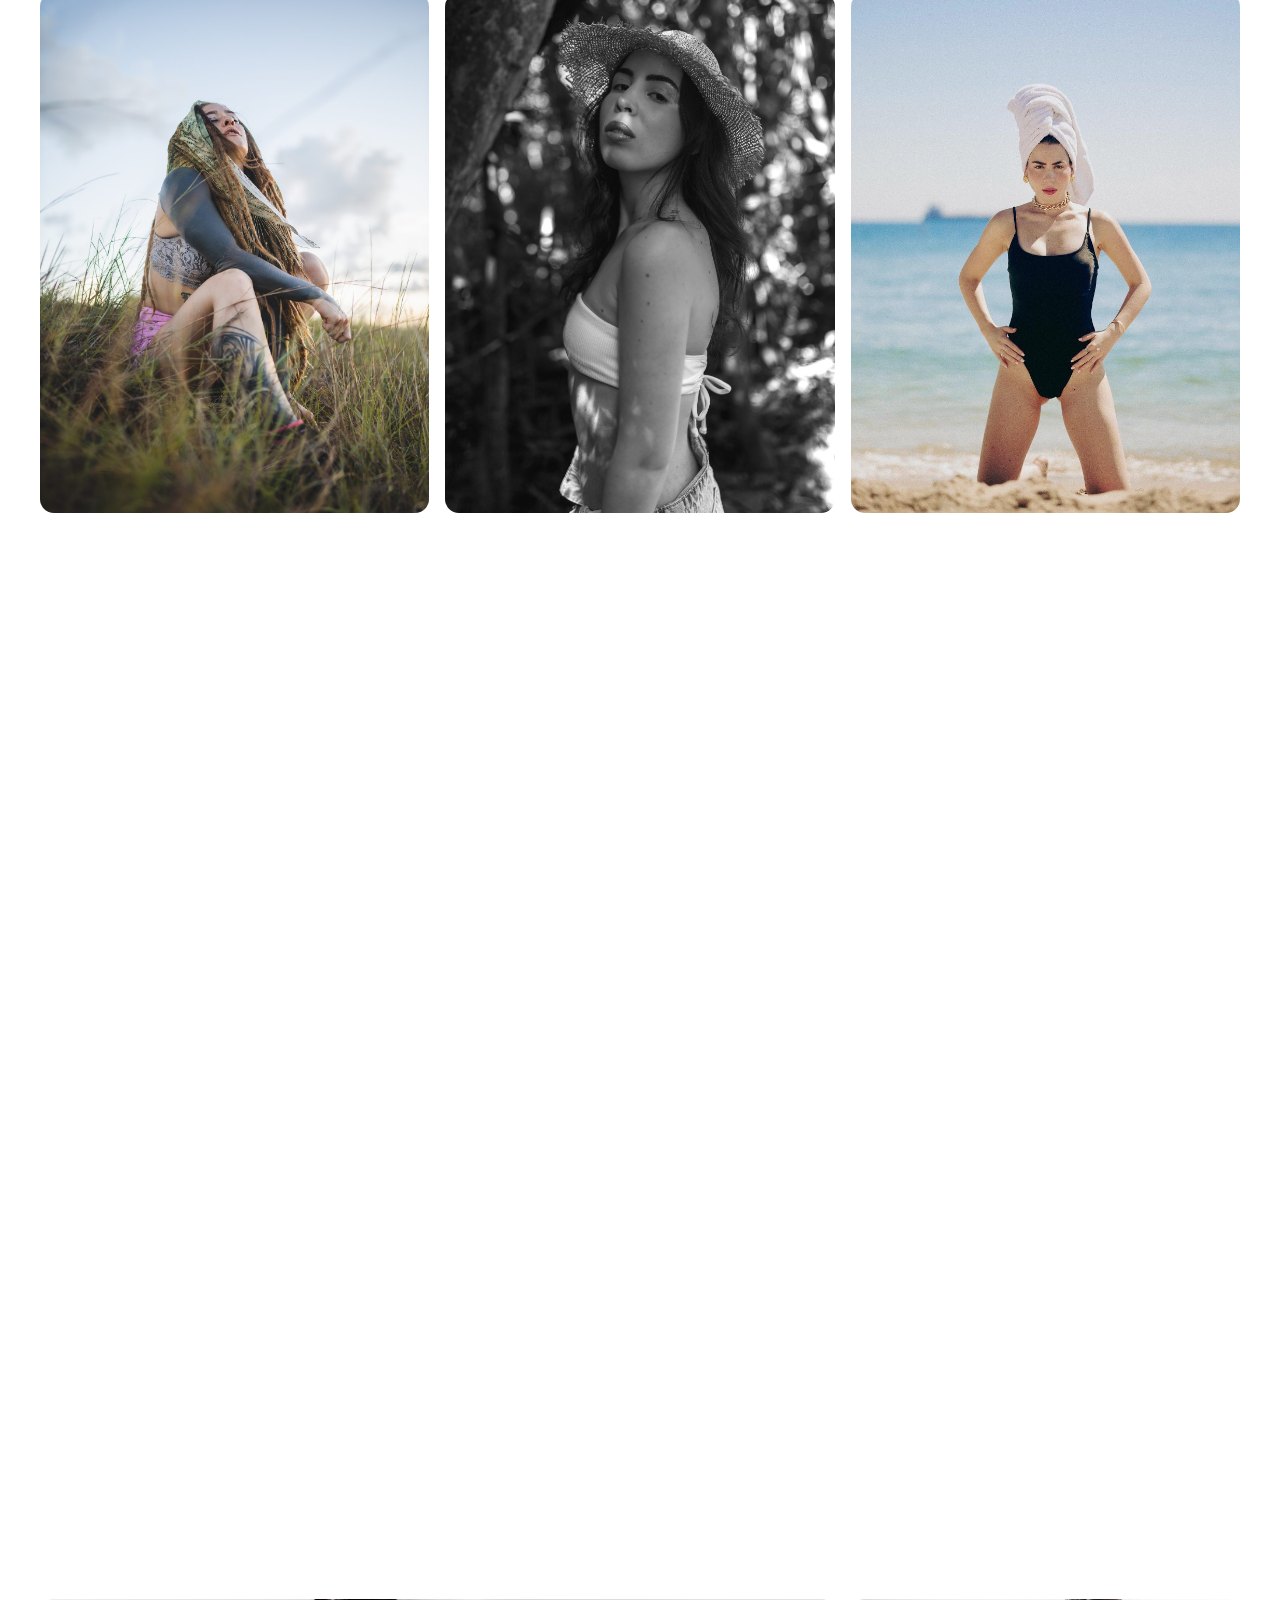
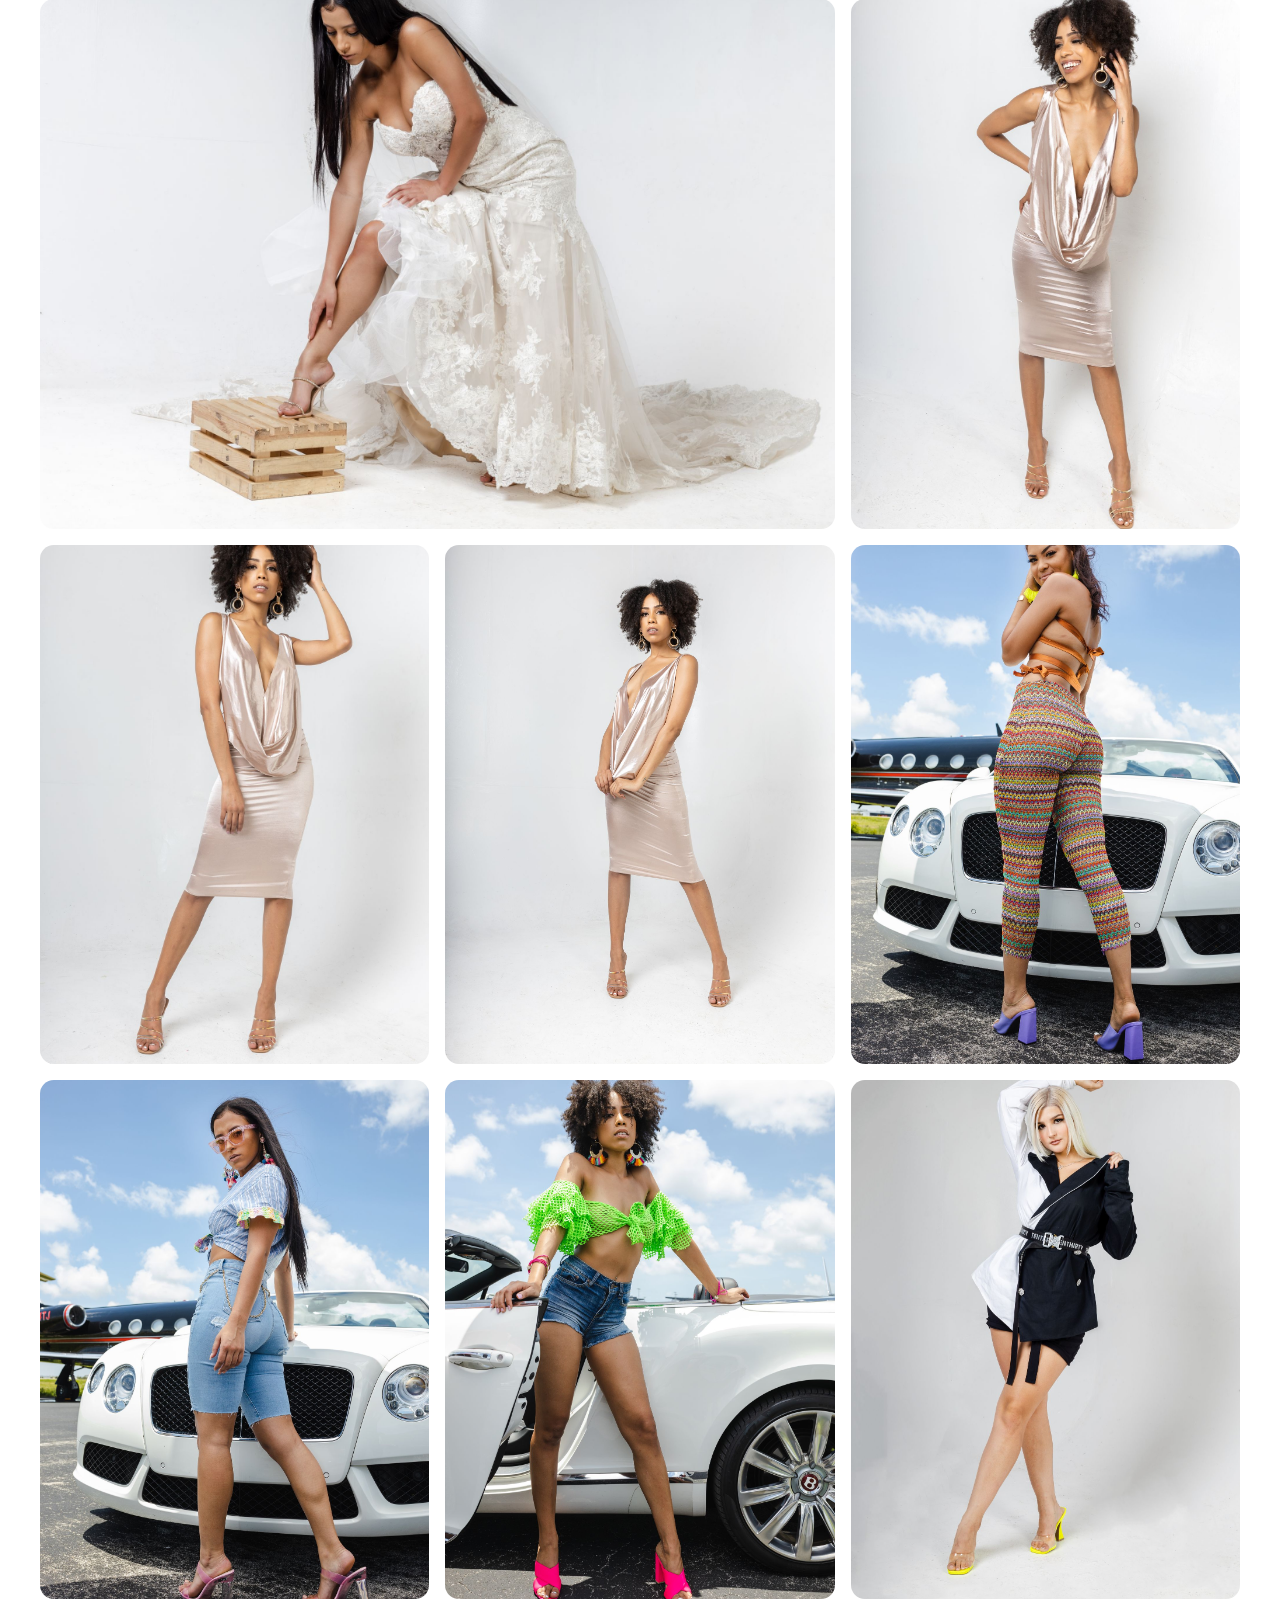
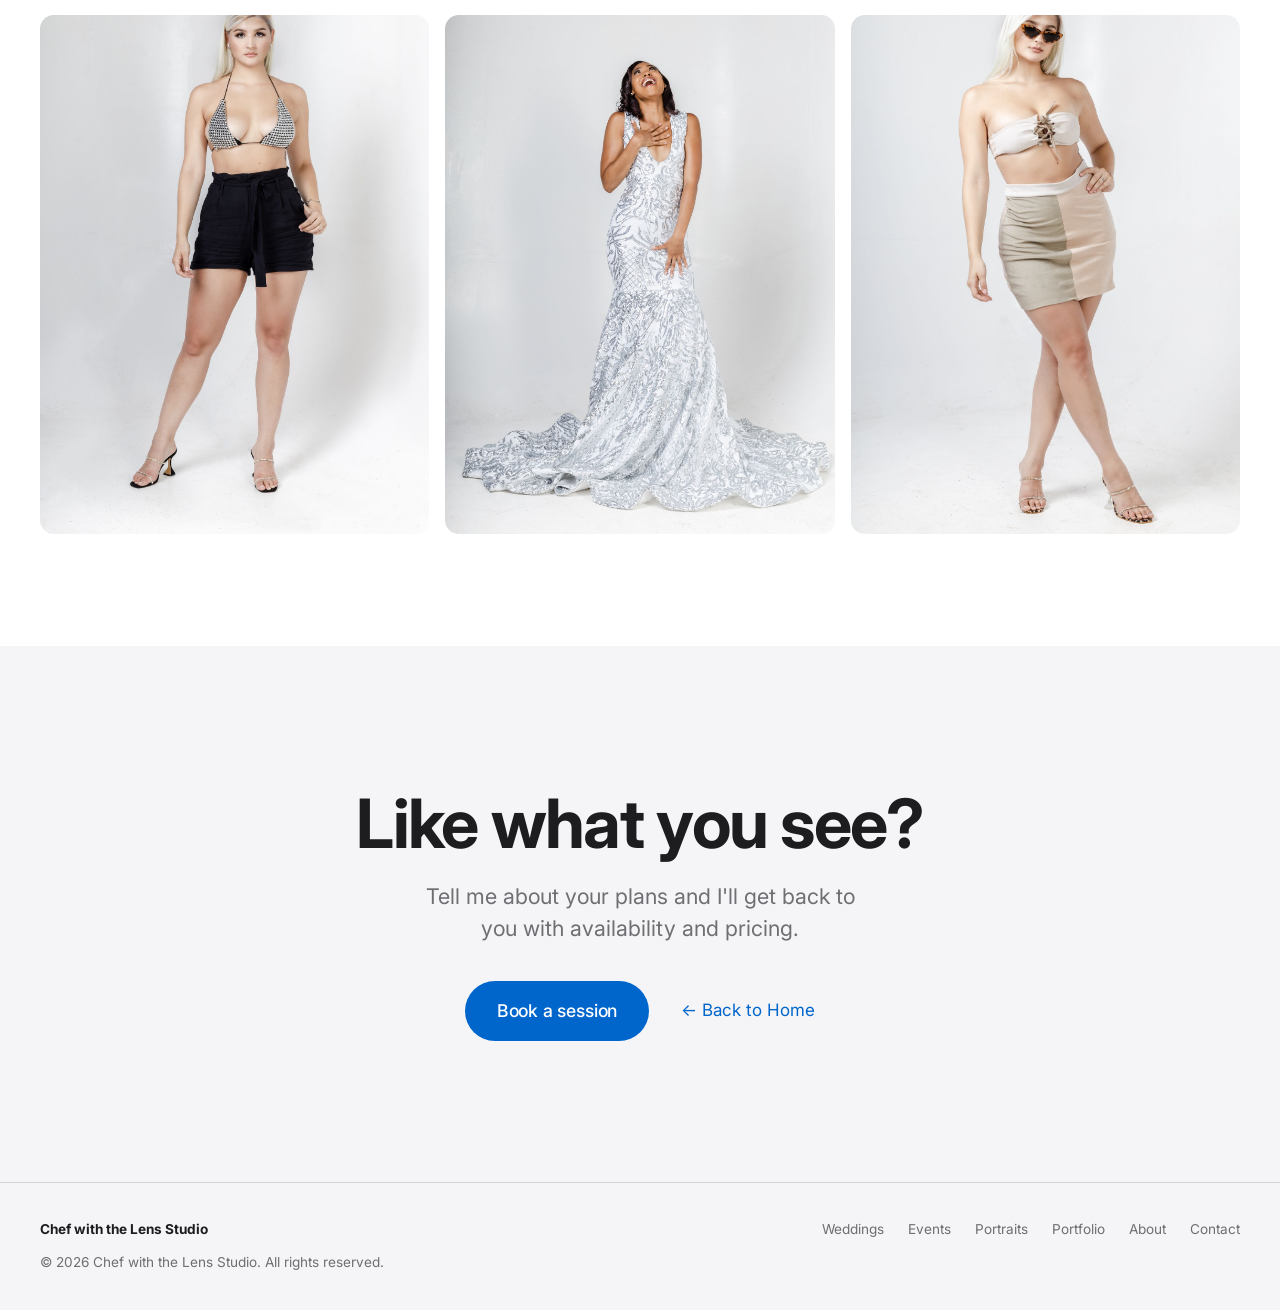
<file: portraits.html>
<!DOCTYPE html>
<html lang="en">
<head>
  <meta charset="UTF-8" />
  <meta name="viewport" content="width=device-width, initial-scale=1" />

  <!-- EDIT ME: Page title and description for this catalog page -->
  <title>Portraits | Chef with the Lens Studio</title>
  <meta name="description" content="Portrait photography by Chef with the Lens Studio: lifestyle, editorial and glam portraits in natural light." />

  <!-- Applies the visitor's saved Light/Dark choice before the page
       draws, so there is no flash. Default is Light. (No need to edit.) -->
  <script>
    (function () {
      var d = document.documentElement;
      d.classList.add("js");
      try {
        if (localStorage.getItem("cwl-theme") === "dark") d.setAttribute("data-theme", "dark");
      } catch (e) {}
    })();
  </script>

  <link rel="preconnect" href="https://fonts.googleapis.com" />
  <link rel="preconnect" href="https://fonts.gstatic.com" crossorigin />
  <link rel="stylesheet" href="https://fonts.googleapis.com/css2?family=Inter:wght@300;400;500;600;700&display=swap" />
  <link rel="stylesheet" href="styles.css" />
</head>
<body>
  <a class="skip-link" href="#main">Skip to content</a>

  <!-- ============================================================
       HEADER / NAVIGATION
       ============================================================ -->
  <header class="site-header">
    <div class="container header-inner">
      <!-- EDIT ME: Brand name -->
      <a class="brand" href="index.html">Chef with the Lens Studio</a>

      <nav id="site-nav" class="site-nav" aria-label="Main">
        <!-- EDIT ME: Menu links. The first three open the catalog pages. -->
        <ul>
          <li><a href="weddings.html">Weddings</a></li>
          <li><a href="events.html">Events</a></li>
          <li><a href="portraits.html" aria-current="page">Portraits</a></li>
          <li><a href="index.html#portfolio">Portfolio</a></li>
          <li><a href="index.html#about">About</a></li>
          <li><a href="index.html#contact">Contact</a></li>
        </ul>
      </nav>

      <div class="header-actions">
        <!-- Settings (Appearance: Light / Dark) -->
        <div class="settings">
          <button class="icon-btn settings-toggle" type="button"
                  aria-expanded="false" aria-controls="settings-panel" aria-label="Settings">
            <svg viewBox="0 0 24 24" width="20" height="20" aria-hidden="true" focusable="false">
              <path fill="currentColor" d="M19.14 12.94a7.07 7.07 0 0 0 .06-.94 7.07 7.07 0 0 0-.06-.94l2.03-1.58a.5.5 0 0 0 .12-.64l-1.92-3.32a.5.5 0 0 0-.6-.22l-2.39.96a7.03 7.03 0 0 0-1.63-.94l-.36-2.54a.5.5 0 0 0-.5-.42h-3.84a.5.5 0 0 0-.5.42l-.36 2.54c-.59.24-1.13.56-1.63.94l-2.39-.96a.5.5 0 0 0-.6.22L2.65 8.84a.5.5 0 0 0 .12.64l2.03 1.58a7.07 7.07 0 0 0 0 1.88l-2.03 1.58a.5.5 0 0 0-.12.64l1.92 3.32c.13.22.39.3.6.22l2.39-.96c.5.38 1.04.7 1.63.94l.36 2.54c.05.24.25.42.5.42h3.84c.25 0 .45-.18.5-.42l.36-2.54c.59-.24 1.13-.56 1.63-.94l2.39.96c.22.08.47 0 .6-.22l1.92-3.32a.5.5 0 0 0-.12-.64l-2.03-1.58ZM12 15.6A3.6 3.6 0 1 1 12 8.4a3.6 3.6 0 0 1 0 7.2Z"/>
            </svg>
          </button>
          <div id="settings-panel" class="settings-panel" role="group" aria-labelledby="appearance-label" hidden>
            <p id="appearance-label" class="settings-title">Appearance</p>
            <div class="segmented">
              <button type="button" class="theme-option" data-theme-choice="light" aria-pressed="true">Light</button>
              <button type="button" class="theme-option" data-theme-choice="dark" aria-pressed="false">Dark</button>
            </div>
          </div>
        </div>

        <a class="btn btn-small header-cta" href="index.html#contact">Book</a>

        <!-- Phone menu button (only visible on small screens) -->
        <button class="icon-btn nav-toggle" type="button" aria-expanded="false" aria-controls="site-nav" aria-label="Menu">
          <span class="nav-toggle-bar" aria-hidden="true"></span>
        </button>
      </div>
    </div>
  </header>

  <main id="main">

    <!-- ============================================================
         CATALOG PAGE: PORTRAITS
         EDIT ME: the big title and the one-line intro below.
         ============================================================ -->
    <section class="catalog-hero" aria-labelledby="page-title">
      <div class="container">
        <a class="back-link" href="index.html">&larr; Home</a>
        <p class="eyebrow">Catalog</p>
        <h1 id="page-title">Portraits.</h1>
        <p class="section-intro">Lifestyle, editorial and glam portraits, in natural light and full of personality.</p>
      </div>
    </section>

    <!-- ============================================================
         GALLERY
         HOW TO ADD A PHOTO:
           1. Put the photo in images/catalog/portraits/
              (max ~2000px on the long side, under ~500 KB).
           2. Copy one <li> line below and change the file name in BOTH
              href="..." and src="...", and describe it in alt="...".
           3. Use class="reveal" for WIDE photos and
              class="reveal tall" for TALL (portrait) photos.
         To remove a photo, delete its whole <li> line.
         This page uses a 3-across grid (class "portfolio-grid"),
         which looks most even with 3, 6, 9, 12 or 15 tall photos.
         With an odd count, give the last photo "reveal tall feature"
         so it fills the row on phones.
         ============================================================ -->
    <section class="catalog-gallery" aria-label="Portraits gallery">
      <div class="container">
        <ul class="portfolio-grid">
          <li class="reveal tall"><a href="images/catalog/portraits/straw-hat-color.jpg" class="portfolio-item"><img src="images/catalog/portraits/straw-hat-color.jpg" alt="Woman in a straw hat and white top in dappled forest light, warm colour grade" loading="lazy" width="1600" height="2000" /></a></li>
          <li class="reveal tall"><a href="images/catalog/portraits/rooftop-orange-coat.jpg" class="portfolio-item"><img src="images/catalog/portraits/rooftop-orange-coat.jpg" alt="Woman in an orange trench coat and black thigh-high boots posing with one foot on a wooden stool on a city rooftop" loading="lazy" width="1440" height="1440" /></a></li>
          <li class="reveal tall"><a href="images/catalog/portraits/curls-round-glasses.jpg" class="portfolio-item"><img src="images/catalog/portraits/curls-round-glasses.jpg" alt="Woman with short curly hair and round glasses in a striped top, looking over her shoulder beside a window" loading="lazy" width="1333" height="2000" /></a></li>
          <li class="reveal tall"><a href="images/catalog/portraits/ocean-arm-raised.jpg" class="portfolio-item"><img src="images/catalog/portraits/ocean-arm-raised.jpg" alt="Woman in a green bikini standing in the ocean with one arm raised toward the sky" loading="lazy" width="1440" height="1800" /></a></li>
          <li class="reveal tall"><a href="images/catalog/portraits/night-glam-rooftop.jpg" class="portfolio-item"><img src="images/catalog/portraits/night-glam-rooftop.jpg" alt="Night portrait of a woman in a black slip dress holding gold heels on a rooftop terrace" loading="lazy" width="1440" height="1800" /></a></li>
          <li class="reveal tall"><a href="images/catalog/portraits/white-blouse-natural-curls.jpg" class="portfolio-item"><img src="images/catalog/portraits/white-blouse-natural-curls.jpg" alt="Woman with natural curly hair in a white eyelet blouse, softly lit among trees" loading="lazy" width="1333" height="2000" /></a></li>
          <li class="reveal tall"><a href="images/catalog/portraits/golden-hour-grass.jpg" class="portfolio-item"><img src="images/catalog/portraits/golden-hour-grass.jpg" alt="Woman with long braids and a patterned headscarf sitting in tall grass at golden hour, seen from a low angle" loading="lazy" width="1333" height="2000" /></a></li>
          <li class="reveal tall"><a href="images/catalog/portraits/straw-hat-black-and-white.jpg" class="portfolio-item"><img src="images/catalog/portraits/straw-hat-black-and-white.jpg" alt="Black-and-white portrait of a woman in a straw hat among trees" loading="lazy" width="1600" height="2000" /></a></li>
          <li class="reveal tall"><a href="images/catalog/portraits/beach-towel-swimsuit.jpg" class="portfolio-item"><img src="images/catalog/portraits/beach-towel-swimsuit.jpg" alt="Woman in a black swimsuit with a white towel wrapped on her head, posing on the sand at the ocean edge" loading="lazy" width="1601" height="2000" /></a></li>
          <li class="reveal tall"><a href="images/catalog/portraits/velvet-dress-couch.jpg" class="portfolio-item"><img src="images/catalog/portraits/velvet-dress-couch.jpg" alt="Woman with long curly hair in a burgundy velvet dress lounging across a beige couch by bright windows" loading="lazy" width="1440" height="1800" /></a></li>
          <li class="reveal tall"><a href="images/catalog/portraits/night-heels-curls.jpg" class="portfolio-item"><img src="images/catalog/portraits/night-heels-curls.jpg" alt="Night portrait of a woman with voluminous curls holding nude heels, city lights behind her" loading="lazy" width="1334" height="2000" /></a></li>
          <li class="reveal tall"><a href="images/catalog/portraits/water-crochet-top.jpg" class="portfolio-item"><img src="images/catalog/portraits/water-crochet-top.jpg" alt="Woman with an updo in a colourful crochet top standing waist-deep in water at golden hour, rocks behind" loading="lazy" width="1600" height="2000" /></a></li>
          <li class="reveal tall"><a href="images/catalog/portraits/sword-plaid-skirt.jpg" class="portfolio-item"><img src="images/catalog/portraits/sword-plaid-skirt.jpg" alt="Young woman in a black top and yellow plaid skirt holding a sword against a tree trunk" loading="lazy" width="1333" height="2000" /></a></li>
          <li class="reveal tall"><a href="images/catalog/portraits/log-fan-forest.jpg" class="portfolio-item"><img src="images/catalog/portraits/log-fan-forest.jpg" alt="Woman reclining upside down on a fallen log in the forest, holding a lace fan" loading="lazy" width="1333" height="2000" /></a></li>
          <li class="reveal tall feature"><a href="images/catalog/portraits/red-curls-soil.jpg" class="portfolio-item"><img src="images/catalog/portraits/red-curls-soil.jpg" alt="Close portrait of a woman with red curly hair and blue eyes lying on dark soil, floral scarf by her face" loading="lazy" width="1623" height="2000" /></a></li>
          <li class="reveal wide-feature"><a href="images/catalog/portraits/lace-bridal-gown-wooden-crate.jpg" class="portfolio-item"><img src="images/catalog/portraits/lace-bridal-gown-wooden-crate.jpg" alt="Woman in a lace bridal gown with a long train, seated in a white studio and adjusting her heel on a small wooden crate" loading="lazy" width="2000" height="1725" /></a></li>
          <li class="reveal tall"><a href="images/catalog/portraits/champagne-cowl-dress-hand-on-hip.jpg" class="portfolio-item"><img src="images/catalog/portraits/champagne-cowl-dress-hand-on-hip.jpg" alt="Woman with curly hair in a champagne satin cowl-neck dress posing with a hand on her hip in a white studio" loading="lazy" width="1214" height="2000" /></a></li>
          <li class="reveal tall"><a href="images/catalog/portraits/champagne-cowl-dress-hand-in-hair.jpg" class="portfolio-item"><img src="images/catalog/portraits/champagne-cowl-dress-hand-in-hair.jpg" alt="Woman in a champagne satin cowl-neck dress with one hand in her curly hair, white studio backdrop" loading="lazy" width="1178" height="2000" /></a></li>
          <li class="reveal tall"><a href="images/catalog/portraits/champagne-cowl-dress-studio.jpg" class="portfolio-item"><img src="images/catalog/portraits/champagne-cowl-dress-studio.jpg" alt="Full-length studio portrait of a woman in a champagne satin cowl-neck dress and clear heels" loading="lazy" width="1483" height="2000" /></a></li>
          <li class="reveal tall"><a href="images/catalog/portraits/crochet-leggings-white-bentley.jpg" class="portfolio-item"><img src="images/catalog/portraits/crochet-leggings-white-bentley.jpg" alt="Woman in colourful crochet leggings and purple heels posing in front of a white Bentley on an airfield" loading="lazy" width="1333" height="2000" /></a></li>
          <li class="reveal tall"><a href="images/catalog/portraits/denim-shorts-bentley-jet.jpg" class="portfolio-item"><img src="images/catalog/portraits/denim-shorts-bentley-jet.jpg" alt="Woman in sunglasses and a denim outfit leaning against a white Bentley with a private jet behind" loading="lazy" width="1333" height="2000" /></a></li>
          <li class="reveal tall"><a href="images/catalog/portraits/neon-feather-top-bentley.jpg" class="portfolio-item"><img src="images/catalog/portraits/neon-feather-top-bentley.jpg" alt="Woman with curly hair in a neon green feather top and denim shorts posing by the open door of a white Bentley" loading="lazy" width="1333" height="2000" /></a></li>
          <li class="reveal tall"><a href="images/catalog/portraits/blazer-dress-platinum-hair.jpg" class="portfolio-item"><img src="images/catalog/portraits/blazer-dress-platinum-hair.jpg" alt="Woman with platinum hair in a black-and-white belted blazer dress and yellow heels in a white studio" loading="lazy" width="1333" height="2000" /></a></li>
          <li class="reveal tall"><a href="images/catalog/portraits/metallic-bikini-top-studio.jpg" class="portfolio-item"><img src="images/catalog/portraits/metallic-bikini-top-studio.jpg" alt="Blonde woman in a metallic bikini top and black shorts standing in a white studio" loading="lazy" width="1303" height="2000" /></a></li>
          <li class="reveal tall"><a href="images/catalog/portraits/silver-sequin-gown-laughing.jpg" class="portfolio-item"><img src="images/catalog/portraits/silver-sequin-gown-laughing.jpg" alt="Woman laughing in a silver sequin mermaid gown with a sweeping train in a white studio" loading="lazy" width="1485" height="2000" /></a></li>
          <li class="reveal tall"><a href="images/catalog/portraits/bandeau-skirt-sunglasses.jpg" class="portfolio-item"><img src="images/catalog/portraits/bandeau-skirt-sunglasses.jpg" alt="Blonde woman in sunglasses, a bandeau top and a beige mini skirt posing in a white studio" loading="lazy" width="1251" height="2000" /></a></li>
        </ul>
      </div>
    </section>

    <!-- Call to action. EDIT ME: heading and sentence -->
    <section class="section catalog-cta">
      <div class="container reveal">
        <h2>Like what you see?</h2>
        <p class="section-intro">Tell me about your plans and I'll get back to you with availability and pricing.</p>
        <div class="cta-links">
          <a class="btn btn-large" href="index.html#contact">Book a session</a>
          <a href="index.html">&larr; Back to Home</a>
        </div>
      </div>
    </section>
  </main>

  <!-- ============================================================
       FOOTER
       ============================================================ -->
  <footer class="site-footer">
    <div class="container footer-inner">
      <p class="footer-brand">Chef with the Lens Studio</p>
      <!-- EDIT ME: Add social links by copying a line, e.g.
           <a href="https://instagram.com/yourname">Instagram</a> -->
      <nav class="footer-links" aria-label="Footer">
        <a href="weddings.html">Weddings</a>
        <a href="events.html">Events</a>
        <a href="portraits.html">Portraits</a>
        <a href="index.html#portfolio">Portfolio</a>
        <a href="index.html#about">About</a>
        <a href="index.html#contact">Contact</a>
      </nav>
      <p class="copyright">&copy; <span id="year">2026</span> Chef with the Lens Studio. All rights reserved.</p>
    </div>
  </footer>

  <!-- Simple photo viewer (opens when a portfolio photo is clicked) -->
  <dialog class="lightbox" aria-label="Photo viewer">
    <button class="lightbox-close" type="button" aria-label="Close photo">&times;</button>
    <img alt="" />
  </dialog>

  <script src="script.js" defer></script>
</body>
</html>
</file>
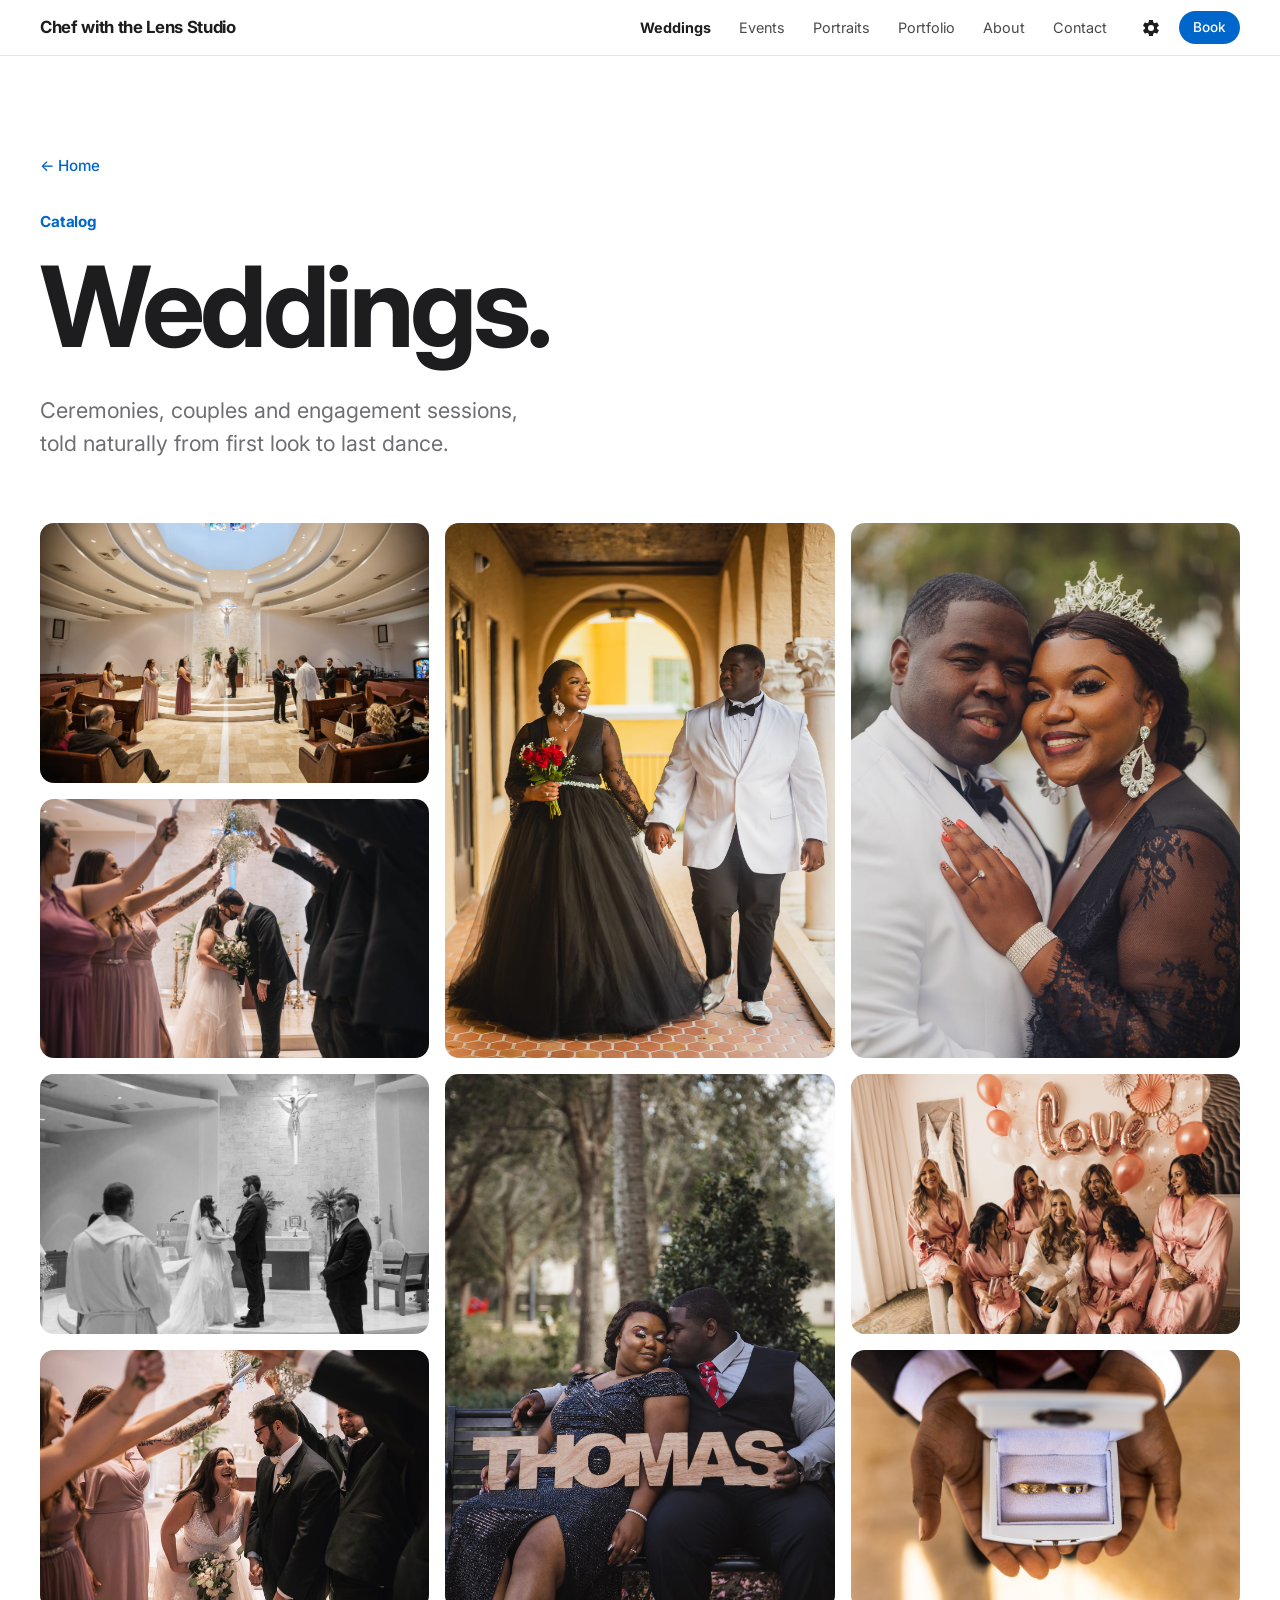
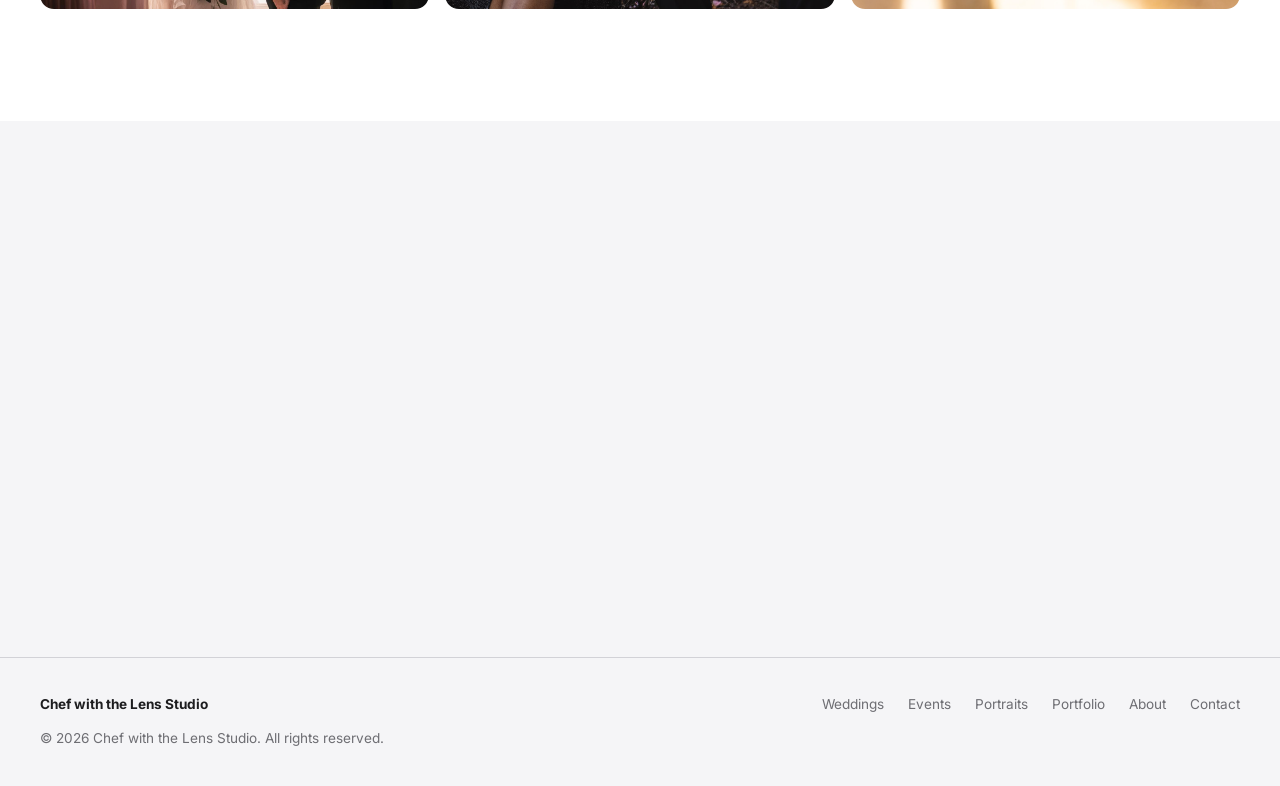
<file: weddings.html>
<!DOCTYPE html>
<html lang="en">
<head>
  <meta charset="UTF-8" />
  <meta name="viewport" content="width=device-width, initial-scale=1" />

  <!-- EDIT ME: Page title and description for this catalog page -->
  <title>Weddings | Chef with the Lens Studio</title>
  <meta name="description" content="Wedding and engagement photography by Chef with the Lens Studio: ceremonies, couples and the moments in between." />

  <!-- Applies the visitor's saved Light/Dark choice before the page
       draws, so there is no flash. Default is Light. (No need to edit.) -->
  <script>
    (function () {
      var d = document.documentElement;
      d.classList.add("js");
      try {
        if (localStorage.getItem("cwl-theme") === "dark") d.setAttribute("data-theme", "dark");
      } catch (e) {}
    })();
  </script>

  <link rel="preconnect" href="https://fonts.googleapis.com" />
  <link rel="preconnect" href="https://fonts.gstatic.com" crossorigin />
  <link rel="stylesheet" href="https://fonts.googleapis.com/css2?family=Inter:wght@300;400;500;600;700&display=swap" />
  <link rel="stylesheet" href="styles.css" />
</head>
<body>
  <a class="skip-link" href="#main">Skip to content</a>

  <!-- ============================================================
       HEADER / NAVIGATION
       ============================================================ -->
  <header class="site-header">
    <div class="container header-inner">
      <!-- EDIT ME: Brand name -->
      <a class="brand" href="index.html">Chef with the Lens Studio</a>

      <nav id="site-nav" class="site-nav" aria-label="Main">
        <!-- EDIT ME: Menu links. The first three open the catalog pages. -->
        <ul>
          <li><a href="weddings.html" aria-current="page">Weddings</a></li>
          <li><a href="events.html">Events</a></li>
          <li><a href="portraits.html">Portraits</a></li>
          <li><a href="index.html#portfolio">Portfolio</a></li>
          <li><a href="index.html#about">About</a></li>
          <li><a href="index.html#contact">Contact</a></li>
        </ul>
      </nav>

      <div class="header-actions">
        <!-- Settings (Appearance: Light / Dark) -->
        <div class="settings">
          <button class="icon-btn settings-toggle" type="button"
                  aria-expanded="false" aria-controls="settings-panel" aria-label="Settings">
            <svg viewBox="0 0 24 24" width="20" height="20" aria-hidden="true" focusable="false">
              <path fill="currentColor" d="M19.14 12.94a7.07 7.07 0 0 0 .06-.94 7.07 7.07 0 0 0-.06-.94l2.03-1.58a.5.5 0 0 0 .12-.64l-1.92-3.32a.5.5 0 0 0-.6-.22l-2.39.96a7.03 7.03 0 0 0-1.63-.94l-.36-2.54a.5.5 0 0 0-.5-.42h-3.84a.5.5 0 0 0-.5.42l-.36 2.54c-.59.24-1.13.56-1.63.94l-2.39-.96a.5.5 0 0 0-.6.22L2.65 8.84a.5.5 0 0 0 .12.64l2.03 1.58a7.07 7.07 0 0 0 0 1.88l-2.03 1.58a.5.5 0 0 0-.12.64l1.92 3.32c.13.22.39.3.6.22l2.39-.96c.5.38 1.04.7 1.63.94l.36 2.54c.05.24.25.42.5.42h3.84c.25 0 .45-.18.5-.42l.36-2.54c.59-.24 1.13-.56 1.63-.94l2.39.96c.22.08.47 0 .6-.22l1.92-3.32a.5.5 0 0 0-.12-.64l-2.03-1.58ZM12 15.6A3.6 3.6 0 1 1 12 8.4a3.6 3.6 0 0 1 0 7.2Z"/>
            </svg>
          </button>
          <div id="settings-panel" class="settings-panel" role="group" aria-labelledby="appearance-label" hidden>
            <p id="appearance-label" class="settings-title">Appearance</p>
            <div class="segmented">
              <button type="button" class="theme-option" data-theme-choice="light" aria-pressed="true">Light</button>
              <button type="button" class="theme-option" data-theme-choice="dark" aria-pressed="false">Dark</button>
            </div>
          </div>
        </div>

        <a class="btn btn-small header-cta" href="index.html#contact">Book</a>

        <!-- Phone menu button (only visible on small screens) -->
        <button class="icon-btn nav-toggle" type="button" aria-expanded="false" aria-controls="site-nav" aria-label="Menu">
          <span class="nav-toggle-bar" aria-hidden="true"></span>
        </button>
      </div>
    </div>
  </header>

  <main id="main">

    <!-- ============================================================
         CATALOG PAGE: WEDDINGS
         EDIT ME: the big title and the one-line intro below.
         ============================================================ -->
    <section class="catalog-hero" aria-labelledby="page-title">
      <div class="container">
        <a class="back-link" href="index.html">&larr; Home</a>
        <p class="eyebrow">Catalog</p>
        <h1 id="page-title">Weddings.</h1>
        <p class="section-intro">Ceremonies, couples and engagement sessions, told naturally from first look to last dance.</p>
      </div>
    </section>

    <!-- ============================================================
         GALLERY
         HOW TO ADD A PHOTO:
           1. Put the photo in images/catalog/weddings/
              (max ~2000px on the long side, under ~500 KB).
           2. Copy one <li> line below and change the file name in BOTH
              href="..." and src="...", and describe it in alt="...".
           3. Use class="reveal" for WIDE photos and
              class="reveal tall" for TALL (portrait) photos.
         To remove a photo, delete its whole <li> line.
         ============================================================ -->
    <section class="catalog-gallery" aria-label="Weddings gallery">
      <div class="container">
        <ul class="portfolio-grid">
          <li class="reveal"><a href="images/catalog/weddings/church-ceremony.jpg" class="portfolio-item"><img src="images/catalog/weddings/church-ceremony.jpg" alt="Wide view of a wedding ceremony in a bright modern church with a curved white tiered ceiling and stained glass" loading="lazy" width="2000" height="1333" /></a></li>
          <li class="reveal tall"><a href="images/catalog/weddings/arcade-couple.jpg" class="portfolio-item"><img src="images/catalog/weddings/arcade-couple.jpg" alt="Bride in a black tulle gown and groom in a white tuxedo walking hand in hand through a warm arched arcade" loading="lazy" width="1399" height="2000" /></a></li>
          <li class="reveal tall"><a href="images/catalog/weddings/white-tux-tiara-couple.jpg" class="portfolio-item"><img src="images/catalog/weddings/white-tux-tiara-couple.jpg" alt="Couple posing cheek to cheek, groom in a white tuxedo and bride in a crystal tiara and black lace gown with her hand on his chest" loading="lazy" width="1334" height="2000" /></a></li>
          <li class="reveal"><a href="images/catalog/weddings/bouquet-tunnel-kiss.jpg" class="portfolio-item"><img src="images/catalog/weddings/bouquet-tunnel-kiss.jpg" alt="Couple kissing under a tunnel of raised bouquets and arms from the bridal party" loading="lazy" width="2000" height="1333" /></a></li>
          <li class="reveal"><a href="images/catalog/weddings/vows-black-and-white.jpg" class="portfolio-item"><img src="images/catalog/weddings/vows-black-and-white.jpg" alt="Black-and-white photo of a couple exchanging vows at the altar, officiant in the foreground" loading="lazy" width="2000" height="1333" /></a></li>
          <li class="reveal tall"><a href="images/catalog/weddings/park-bench-engagement.jpg" class="portfolio-item"><img src="images/catalog/weddings/park-bench-engagement.jpg" alt="Engaged couple cuddling on a park bench behind a large wooden name sign" loading="lazy" width="1333" height="2000" /></a></li>
          <li class="reveal"><a href="images/catalog/events/bridal-party-champagne.jpg" class="portfolio-item"><img src="images/catalog/events/bridal-party-champagne.jpg" alt="Bride and seven bridesmaids in blush satin robes popping champagne under rose-gold love balloons" loading="lazy" width="2000" height="1333" /></a></li>
          <li class="reveal"><a href="images/catalog/events/bride-laughing-tunnel.jpg" class="portfolio-item"><img src="images/catalog/events/bride-laughing-tunnel.jpg" alt="Bride laughing as she walks with the groom through a celebration tunnel formed by the bridal party" loading="lazy" width="1440" height="960" /></a></li>
          <li class="reveal"><a href="images/catalog/weddings/wedding-bands-ring-box.jpg" class="portfolio-item"><img src="images/catalog/weddings/wedding-bands-ring-box.jpg" alt="Groom in a dark suit holding an open white ring box with two gold wedding bands, warm backlight" loading="lazy" width="2000" height="1333" /></a></li>
        </ul>
      </div>
    </section>

    <!-- Call to action. EDIT ME: heading and sentence -->
    <section class="section catalog-cta">
      <div class="container reveal">
        <h2>Like what you see?</h2>
        <p class="section-intro">Tell me about your plans and I'll get back to you with availability and pricing.</p>
        <div class="cta-links">
          <a class="btn btn-large" href="index.html#contact">Book a session</a>
          <a href="index.html">&larr; Back to Home</a>
        </div>
      </div>
    </section>
  </main>

  <!-- ============================================================
       FOOTER
       ============================================================ -->
  <footer class="site-footer">
    <div class="container footer-inner">
      <p class="footer-brand">Chef with the Lens Studio</p>
      <!-- EDIT ME: Add social links by copying a line, e.g.
           <a href="https://instagram.com/yourname">Instagram</a> -->
      <nav class="footer-links" aria-label="Footer">
        <a href="weddings.html">Weddings</a>
        <a href="events.html">Events</a>
        <a href="portraits.html">Portraits</a>
        <a href="index.html#portfolio">Portfolio</a>
        <a href="index.html#about">About</a>
        <a href="index.html#contact">Contact</a>
      </nav>
      <p class="copyright">&copy; <span id="year">2026</span> Chef with the Lens Studio. All rights reserved.</p>
    </div>
  </footer>

  <!-- Simple photo viewer (opens when a portfolio photo is clicked) -->
  <dialog class="lightbox" aria-label="Photo viewer">
    <button class="lightbox-close" type="button" aria-label="Close photo">&times;</button>
    <img alt="" />
  </dialog>

  <script src="script.js" defer></script>
</body>
</html>
</file>
<file: styles.css>
/* ==============================================================
   Chef with the Lens Studio: styles
   --------------------------------------------------------------
   EDIT ME: Colors live in the two blocks right below.
     :root               = Light look (the default)
     [data-theme="dark"] = Dark look (visitor picks it in Settings)
   Change a value once and it updates across the whole site.
   ============================================================== */
:root {
  color-scheme: light;
  --bg: #ffffff;            /* page background */
  --bg-alt: #f5f5f7;        /* alternate section background */
  --surface: #ffffff;       /* cards, form, panels */
  --text: #1d1d1f;          /* main text (near-black) */
  --text-muted: #6e6e73;    /* secondary text */
  --line: #d2d2d7;          /* borders and dividers */
  --accent: #0066cc;        /* the ONE accent: buttons and links */
  --accent-hover: #0055b3;
  --on-accent: #ffffff;     /* text on accent buttons */
  --header-bg: rgba(255, 255, 255, 0.78);
  --shadow: 0 20px 40px -24px rgba(0, 0, 0, 0.25);

  --font: -apple-system, BlinkMacSystemFont, 'SF Pro Text', 'SF Pro Display', 'Helvetica Neue', Inter, 'Segoe UI', Roboto, sans-serif;
  --radius: 18px;
  --radius-sm: 10px;
  --container: 1200px;
  --header-h: 56px;
  --ease: cubic-bezier(0.22, 1, 0.36, 1);
}

[data-theme="dark"] {
  color-scheme: dark;
  --bg: #000000;
  --bg-alt: #111113;
  --surface: #1c1c1e;
  --text: #f5f5f7;
  --text-muted: #a1a1a6;
  --line: #3a3a3c;
  --accent: #2997ff;
  --accent-hover: #4aa8ff;
  --on-accent: #000000;
  --header-bg: rgba(18, 18, 20, 0.78);
  --shadow: 0 20px 40px -24px rgba(0, 0, 0, 0.8);
}

/* ---------- Base ---------- */
*, *::before, *::after { box-sizing: border-box; }

html { scroll-behavior: smooth; scroll-padding-top: var(--header-h); }

body {
  margin: 0;
  font-family: var(--font);
  font-size: 1.0625rem;
  line-height: 1.6;
  color: var(--text);
  background: var(--bg);
  -webkit-font-smoothing: antialiased;
  text-rendering: optimizeLegibility;
}

/* Smooth color change when switching Light/Dark */
body, .site-header, .section, .service-media, .booking-form, .settings-panel,
.booking-form input, .booking-form select, .booking-form textarea, .site-footer {
  transition: background-color 0.4s ease, color 0.4s ease, border-color 0.4s ease;
}

img { max-width: 100%; height: auto; display: block; }

a { color: var(--accent); text-decoration: none; }
a:hover { color: var(--accent-hover); text-decoration: underline; }

h1, h2, h3 { font-weight: 700; line-height: 1.07; letter-spacing: -0.025em; margin: 0 0 0.4em; text-wrap: balance; }
h2 { font-size: clamp(2.4rem, 5.5vw, 4.25rem); }
h3 { font-size: clamp(1.9rem, 3.4vw, 2.75rem); }

:focus-visible { outline: 3px solid var(--accent); outline-offset: 3px; border-radius: 4px; }

.container { width: min(100% - 2.75rem, var(--container)); margin-inline: auto; }

.visually-hidden {
  position: absolute; width: 1px; height: 1px; overflow: hidden;
  clip: rect(0 0 0 0); clip-path: inset(50%); white-space: nowrap;
}

.skip-link {
  position: absolute; left: 1rem; top: -100px; z-index: 100;
  background: var(--text); color: var(--bg); padding: 0.6rem 1rem; border-radius: var(--radius-sm);
}
.skip-link:focus { top: 1rem; }

/* ---------- Buttons ---------- */
.btn {
  display: inline-block;
  font: inherit; font-weight: 500; font-size: 1rem; letter-spacing: -0.01em;
  color: var(--on-accent);
  background: var(--accent);
  border: 0; border-radius: 999px;
  padding: 0.75rem 1.5rem;
  cursor: pointer;
  transition: background-color 0.25s ease, transform 0.25s var(--ease);
}
.btn:hover { background: var(--accent-hover); color: var(--on-accent); text-decoration: none; transform: scale(1.03); }
.btn-small { padding: 0.35rem 0.9rem; font-size: 0.85rem; }
.btn-large { padding: 1rem 2rem; font-size: 1.1rem; }
/* White button used on top of the hero photo */
.btn-light { background: #ffffff; color: #1d1d1f; }
.btn-light:hover { background: #e8e8ed; color: #1d1d1f; }

.icon-btn {
  display: inline-flex; align-items: center; justify-content: center;
  width: 40px; height: 40px; padding: 0;
  background: none; border: 0; border-radius: 50%;
  color: var(--text); cursor: pointer;
  transition: background-color 0.2s ease, transform 0.4s var(--ease);
}
.icon-btn:hover { background: rgba(127, 127, 127, 0.14); }

/* ---------- Header ---------- */
.site-header {
  position: fixed; inset: 0 0 auto; z-index: 50;
  height: var(--header-h);
  background: var(--header-bg);
  -webkit-backdrop-filter: saturate(180%) blur(20px);
  backdrop-filter: saturate(180%) blur(20px);
  border-bottom: 1px solid color-mix(in srgb, var(--line) 60%, transparent);
}
.header-inner { height: 100%; display: flex; align-items: center; gap: 1.5rem; }

.brand { font-weight: 700; font-size: 1.05rem; letter-spacing: -0.02em; color: var(--text); margin-right: auto; }
.brand:hover { color: var(--text); text-decoration: none; }

.site-nav ul { list-style: none; display: flex; gap: 1.75rem; margin: 0; padding: 0; }
.site-nav a { color: var(--text); font-size: 0.9rem; opacity: 0.8; transition: opacity 0.2s; }
.site-nav a:hover { opacity: 1; text-decoration: none; color: var(--text); }

.header-actions { display: flex; align-items: center; gap: 0.5rem; }
.nav-toggle { display: none; }

/* ---------- Settings panel (Appearance: Light / Dark) ---------- */
.settings { position: relative; }
.settings-toggle[aria-expanded="true"] { transform: rotate(60deg); }
.settings-panel {
  position: absolute; right: 0; top: calc(100% + 10px);
  width: 220px; padding: 1rem;
  background: var(--surface); color: var(--text);
  border: 1px solid var(--line); border-radius: 14px;
  box-shadow: 0 18px 50px -12px rgba(0, 0, 0, 0.3);
  animation: pop-in 0.25s var(--ease);
}
.settings-panel[hidden] { display: none; }
.settings-title { margin: 0 0 0.6rem; font-size: 0.8rem; font-weight: 700; letter-spacing: 0.02em; color: var(--text-muted); }
.segmented { display: grid; grid-template-columns: 1fr 1fr; gap: 4px; padding: 4px; background: var(--bg-alt); border-radius: 10px; }
.theme-option {
  font: inherit; font-size: 0.9rem; font-weight: 500;
  padding: 0.45rem 0; border: 0; border-radius: 7px;
  background: transparent; color: var(--text-muted); cursor: pointer;
  transition: background-color 0.25s ease, color 0.25s ease, box-shadow 0.25s ease;
}
.theme-option[aria-pressed="true"] { background: var(--surface); color: var(--text); box-shadow: 0 1px 4px rgba(0, 0, 0, 0.18); }
@keyframes pop-in { from { opacity: 0; transform: translateY(-6px) scale(0.98); } to { opacity: 1; transform: none; } }

/* ---------- Hero ---------- */
.hero {
  position: relative;
  min-height: 100vh; min-height: 100svh;
  display: grid; place-items: center;
  padding: calc(var(--header-h) + 2rem) 1.5rem 4rem;
  color: #ffffff; text-align: center;
  overflow: hidden;
  background: #111;
}
/* The photo (EDIT ME: replace images/hero.jpg to change it) + a dark
   gradient so the white headline stays readable on bright areas. */
.hero::before {
  content: ""; position: absolute; inset: 0;
  background:
    linear-gradient(180deg, rgba(0,0,0,0.58) 0%, rgba(0,0,0,0.5) 50%, rgba(0,0,0,0.62) 100%),
    url("images/hero.jpg") center / cover no-repeat;
  animation: hero-zoom 2.4s var(--ease) both;
}
.hero-content { position: relative; max-width: 1100px; }
.hero-title {
  font-size: clamp(2.6rem, 6.8vw, 6rem);
  letter-spacing: -0.035em;
  margin: 0 auto 2.25rem;
  text-shadow: 0 2px 30px rgba(0, 0, 0, 0.35);
  animation: fade-up 1.1s 0.2s var(--ease) both;
}
.hero .btn { animation: fade-up 1.1s 0.45s var(--ease) both; }
@keyframes hero-zoom { from { transform: scale(1.08); } to { transform: scale(1); } }
@keyframes fade-up { from { opacity: 0; transform: translateY(24px); } to { opacity: 1; transform: none; } }

/* ---------- Sections ---------- */
.section { padding: clamp(5rem, 11vw, 9rem) 0; background: var(--bg); }
.section-header { text-align: center; max-width: 760px; margin: 0 auto clamp(3rem, 7vw, 5.5rem); }
.eyebrow { margin: 0 0 0.75rem; font-size: 0.95rem; font-weight: 700; color: var(--accent); letter-spacing: -0.01em; }
.section-intro { margin: 0; font-size: clamp(1.1rem, 1.8vw, 1.35rem); line-height: 1.5; color: var(--text-muted); }

/* ---------- Services: alternating full-width rows ---------- */
.service {
  display: grid; grid-template-columns: 1.35fr 1fr; align-items: center;
  gap: clamp(2rem, 6vw, 6rem);
}
.service + .service { margin-top: clamp(4rem, 9vw, 7.5rem); }
.service:nth-of-type(even) { grid-template-columns: 1fr 1.35fr; }
.service:nth-of-type(even) .service-media { order: 2; }

.service-media { border-radius: var(--radius); overflow: hidden; background: var(--bg-alt); box-shadow: var(--shadow); }
.service-media img {
  width: 100%; aspect-ratio: 4 / 3; object-fit: cover;
  transition: transform 1.2s var(--ease);
}
.service:hover .service-media img { transform: scale(1.04); }
/* Whole service row is clickable: the title link stretches over the row */
.service { position: relative; }
.service-link { color: inherit; }
.service-link:hover { color: inherit; text-decoration: none; }
.service-link::after { content: ""; position: absolute; inset: 0; z-index: 1; border-radius: var(--radius); }
.service-link:focus-visible { outline: none; }
.service:has(.service-link:focus-visible) { outline: 3px solid var(--accent); outline-offset: 10px; border-radius: var(--radius); }
.service-cta { display: inline-block; margin-top: 1.25rem; font-size: 1.05rem; font-weight: 500; color: var(--accent); }
.service-cta span { display: inline-block; transition: transform 0.3s var(--ease); }
.service:hover .service-cta { text-decoration: underline; }
.service:hover .service-cta span { transform: translateX(4px); }
.service-number { margin: 0 0 0.5rem; font-size: 0.9rem; font-weight: 500; color: var(--text-muted); letter-spacing: 0.08em; }
.service-desc { margin: 0; font-size: 1.2rem; line-height: 1.55; color: var(--text-muted); max-width: 34ch; }

/* ---------- Gallery grid (home portfolio + catalog pages) ----------
   Wide photos fill one cell (3:2). Tall photos (class "tall") span
   two rows. On phones, a photo with class "feature" spans the full
   width (handy to even out the last row). */
.portfolio { background: var(--bg-alt); }
.portfolio-grid {
  list-style: none; margin: 0; padding: 0;
  display: grid; grid-template-columns: repeat(3, 1fr); grid-auto-flow: dense; gap: 16px;
}
.portfolio-grid li { min-height: 0; }
.portfolio-grid li.tall { grid-row: span 2; }
.portfolio-grid.cols-2 { grid-template-columns: repeat(2, 1fr); }
.portfolio-grid.cols-4 { grid-template-columns: repeat(4, 1fr); }
.portfolio-item { display: block; overflow: hidden; border-radius: 14px; background: var(--bg); height: 100%; }
.portfolio-item img {
  width: 100%; aspect-ratio: 3 / 2; object-fit: cover;
  transition: transform 0.9s var(--ease), filter 0.5s ease;
}
.portfolio-grid li.tall img { height: 100%; aspect-ratio: 3 / 4; }
/* Landscape photo inside an all-tall grid: spans 2 columns x 2 rows. */
.portfolio-grid li.wide-feature { grid-column: span 2; grid-row: span 2; }
.portfolio-grid li.wide-feature img { height: 100%; aspect-ratio: 3 / 2; }
.portfolio-item:hover img, .portfolio-item:focus-visible img { transform: scale(1.05); filter: brightness(1.04); }

/* ---------- Lightbox ---------- */
.lightbox { border: 0; padding: 0; background: transparent; max-width: 94vw; max-height: 94vh; overflow: visible; }
.lightbox::backdrop { background: rgba(0, 0, 0, 0.88); -webkit-backdrop-filter: blur(6px); backdrop-filter: blur(6px); }
.lightbox[open] { animation: pop-in 0.35s var(--ease); }
.lightbox img { max-width: 94vw; max-height: 88vh; width: auto; border-radius: 12px; }
.lightbox-close {
  position: absolute; top: -48px; right: 0;
  width: 40px; height: 40px; border: 0; border-radius: 50%;
  background: rgba(255,255,255,0.15); color: #fff; font-size: 1.6rem; line-height: 1; cursor: pointer;
}
.lightbox-close:hover { background: rgba(255,255,255,0.3); }

/* ---------- About ---------- */
.about-inner { display: grid; grid-template-columns: 1.1fr 1fr; gap: clamp(2.5rem, 7vw, 6rem); align-items: center; }
.about-media { border-radius: var(--radius); overflow: hidden; background: var(--bg-alt); box-shadow: var(--shadow); }
.about-media img { width: 100%; aspect-ratio: 4 / 5; object-fit: cover; object-position: 55% center; }
.about-body h2 { margin-bottom: 0.6em; }
.about-body p:not(.eyebrow) { margin: 0 0 1.1em; font-size: clamp(1.1rem, 1.5vw, 1.25rem); line-height: 1.6; color: var(--text-muted); }
.about-body p:last-child { margin-bottom: 0; }

/* ---------- Booking / contact ---------- */
.contact-inner { display: grid; grid-template-columns: 1fr 1.15fr; gap: clamp(2.5rem, 7vw, 6rem); align-items: start; }
.contact-info h2 { font-size: clamp(2.2rem, 4.6vw, 3.6rem); }
.contact-details { margin: 2.5rem 0 0; display: grid; gap: 1.25rem; }
.contact-details div { border-top: 1px solid var(--line); padding-top: 1rem; }
.contact-details dt { font-size: 0.8rem; font-weight: 700; color: var(--text-muted); text-transform: uppercase; letter-spacing: 0.08em; }
.contact-details dd { margin: 0.2rem 0 0; font-size: 1.1rem; }

.contact { background: var(--bg-alt); }
.booking-form {
  display: grid; gap: 1.2rem;
  background: var(--surface); padding: clamp(1.5rem, 4vw, 2.75rem); border-radius: var(--radius);
}
.form-row { display: grid; gap: 0.4rem; }
.form-row-split { display: grid; grid-template-columns: 1fr 1fr; gap: 1.2rem; }
.booking-form label { font-size: 0.9rem; font-weight: 500; }
.booking-form input, .booking-form select, .booking-form textarea {
  font: inherit; font-size: 1rem; color: var(--text); width: 100%;
  background: var(--surface); border: 1px solid var(--line); border-radius: 12px;
  padding: 0.8rem 0.95rem;
}
.booking-form textarea { resize: vertical; }
.booking-form input:focus, .booking-form select:focus, .booking-form textarea:focus {
  outline: none; border-color: var(--accent); box-shadow: 0 0 0 4px color-mix(in srgb, var(--accent) 25%, transparent);
}
.booking-form .btn { justify-self: start; }
.form-note { margin: 0; font-size: 0.88rem; color: var(--text-muted); }

/* ---------- Catalog pages (weddings.html, events.html, portraits.html) ---------- */
.catalog-hero { padding: calc(var(--header-h) + clamp(3rem, 8vw, 6rem)) 0 clamp(2.5rem, 5vw, 4rem); background: var(--bg); }
.back-link { display: inline-block; margin-bottom: 2rem; font-size: 0.95rem; font-weight: 500; }
.catalog-hero h1 { font-size: clamp(3rem, 9vw, 7rem); letter-spacing: -0.04em; margin-bottom: 0.25em; }
.catalog-hero .section-intro { max-width: 40ch; }
.catalog-gallery { padding: 0 0 clamp(4rem, 9vw, 7rem); background: var(--bg); }
.catalog-cta { text-align: center; background: var(--bg-alt); }
.catalog-cta h2 { margin-bottom: 0.3em; }
.catalog-cta .section-intro { margin: 0 auto 2.25rem; max-width: 36ch; }
.catalog-cta .cta-links { display: flex; flex-wrap: wrap; justify-content: center; align-items: center; gap: 1rem 2rem; }
.site-nav a[aria-current="page"] { opacity: 1; font-weight: 700; }

/* ---------- Footer ---------- */
.site-footer { background: var(--bg-alt); color: var(--text-muted); font-size: 0.85rem; padding: 2.25rem 0; border-top: 1px solid var(--line); }
.footer-inner { display: flex; flex-wrap: wrap; align-items: center; justify-content: space-between; gap: 0.75rem 2rem; }
.footer-brand { margin: 0; font-weight: 700; color: var(--text); }
.footer-links { display: flex; flex-wrap: wrap; gap: 0.6rem 1.5rem; }
.footer-links a { color: var(--text-muted); }
.footer-links a:hover { color: var(--text); }
.copyright { margin: 0; width: 100%; }

/* ---------- Scroll animations (gentle fade + slide up) ----------
   Only hidden when JavaScript is running, so nothing is ever lost. */
.js .reveal { opacity: 0; transform: translateY(32px); transition: opacity 0.9s var(--ease), transform 0.9s var(--ease); }
.js .reveal.is-visible { opacity: 1; transform: none; }

/* ==============================================================
   Responsive
   ============================================================== */
@media (max-width: 900px) {
  .service, .service:nth-of-type(even) { grid-template-columns: 1fr; gap: 1.75rem; }
  .service:nth-of-type(even) .service-media { order: 0; }
  .portfolio-grid { grid-template-columns: repeat(2, 1fr); gap: 12px; }
  .portfolio-grid li.feature { grid-column: 1 / -1; }
  .portfolio-grid.cols-4 { grid-template-columns: repeat(2, 1fr); }
  .contact-inner { grid-template-columns: 1fr; }
  .about-inner { grid-template-columns: 1fr; }
  .about-media img { aspect-ratio: 4 / 3; object-position: center; }
}

@media (max-width: 960px) {
  .nav-toggle { display: inline-flex; }
  .nav-toggle-bar, .nav-toggle-bar::before, .nav-toggle-bar::after {
    display: block; width: 18px; height: 1.5px; background: currentColor; position: relative;
    transition: transform 0.3s var(--ease), background-color 0.2s;
  }
  .nav-toggle-bar::before, .nav-toggle-bar::after { content: ""; position: absolute; left: 0; }
  .nav-toggle-bar::before { top: -6px; }
  .nav-toggle-bar::after { top: 6px; }
  .nav-toggle[aria-expanded="true"] .nav-toggle-bar { background: transparent; }
  .nav-toggle[aria-expanded="true"] .nav-toggle-bar::before { transform: translateY(6px) rotate(45deg); }
  .nav-toggle[aria-expanded="true"] .nav-toggle-bar::after { transform: translateY(-6px) rotate(-45deg); }

  .site-nav {
    position: absolute; top: var(--header-h); left: 0; right: 0;
    background: var(--bg); border-bottom: 1px solid var(--line);
  }
  /* Menu is hidden until the button is tapped (only when JavaScript is on) */
  .js .site-nav:not(.is-open) { display: none; }
  .site-nav ul { flex-direction: column; gap: 0; padding: 0.5rem 1.5rem 1.25rem; }
  .site-nav a { display: block; padding: 0.95rem 0; font-size: 1.35rem; font-weight: 700; opacity: 1; border-bottom: 1px solid var(--line); }
  .site-nav li:last-child a { border-bottom: 0; }
  .header-inner { gap: 0.5rem; }
  .brand { font-size: 1rem; }
}

@media (max-width: 520px) {
  body { font-size: 1rem; }
  .container { width: min(100% - 2.25rem, var(--container)); }
  .header-cta { display: none; }         /* hero + menu already offer booking */
  .form-row-split { grid-template-columns: 1fr; }
  .portfolio-grid.cols-2 { grid-template-columns: 1fr; }
  .booking-form .btn { justify-self: stretch; text-align: center; }
  .service-desc { font-size: 1.1rem; }
  .settings-panel { right: -44px; }
}

/* Respect visitors who prefer less motion */
@media (prefers-reduced-motion: reduce) {
  html { scroll-behavior: auto; }
  *, *::before, *::after { animation: none !important; transition: none !important; }
  .js .reveal { opacity: 1; transform: none; }
}

/* Booking form: creative brief extras */
.optional { font-weight: 400; color: var(--text-muted); }
.mood-group { border: 0; padding: 0; margin: 0; min-width: 0; }
.mood-group legend { font-size: 0.9rem; font-weight: 500; padding: 0; margin-bottom: 0.5rem; }
.mood-chips { display: flex; flex-wrap: wrap; gap: 0.5rem; }
.booking-form .mood-chips label { position: relative; display: inline-flex; align-items: center; min-height: 44px; padding: 0 1rem; border: 1px solid var(--line); border-radius: 999px; cursor: pointer; font-size: 0.95rem; font-weight: 500; user-select: none; }
.booking-form .mood-chips input { position: absolute; opacity: 0; width: 1px; height: 1px; }
.booking-form .mood-chips label:has(input:checked) { background: var(--accent); border-color: var(--accent); color: var(--on-accent); }
.booking-form .mood-chips label:has(input:focus-visible) { outline: 3px solid var(--accent); outline-offset: 2px; }
@media (max-width: 600px) { .form-row-split { grid-template-columns: 1fr; } }
.refs-group { border: 0; padding: 0; margin: 0; min-width: 0; display: grid; gap: 0.5rem; }
.refs-group legend { font-size: 0.9rem; font-weight: 500; padding: 0; margin-bottom: 0.5rem; }
.booking-form .refs-drop { display: grid; gap: 0.2rem; justify-items: center; text-align: center; padding: 1.4rem 1rem; border: 1.5px dashed var(--line); border-radius: 14px; cursor: pointer; }
.booking-form .refs-drop:hover, .booking-form .refs-drop:focus-within { border-color: var(--accent); }
.refs-drop-title { font-weight: 600; color: var(--accent); }
.booking-form .refs-drop input { position: absolute; width: 1px; height: 1px; opacity: 0; }
.refs-preview { list-style: none; margin: 0; padding: 0; display: flex; flex-wrap: wrap; gap: 0.5rem; }
.refs-preview li { position: relative; width: 72px; height: 72px; }
.refs-preview img { width: 100%; height: 100%; object-fit: cover; border-radius: 10px; }
.refs-preview button { position: absolute; top: -8px; right: -8px; width: 26px; height: 26px; border-radius: 50%; border: 0; background: #1d1d1f; color: #fff; cursor: pointer; font-size: 16px; line-height: 1; }
.refs-err { margin: 0; color: #c4161c; font-size: 0.9rem; }
[data-theme="dark"] .refs-err { color: #ff6b6b; }
</file>
